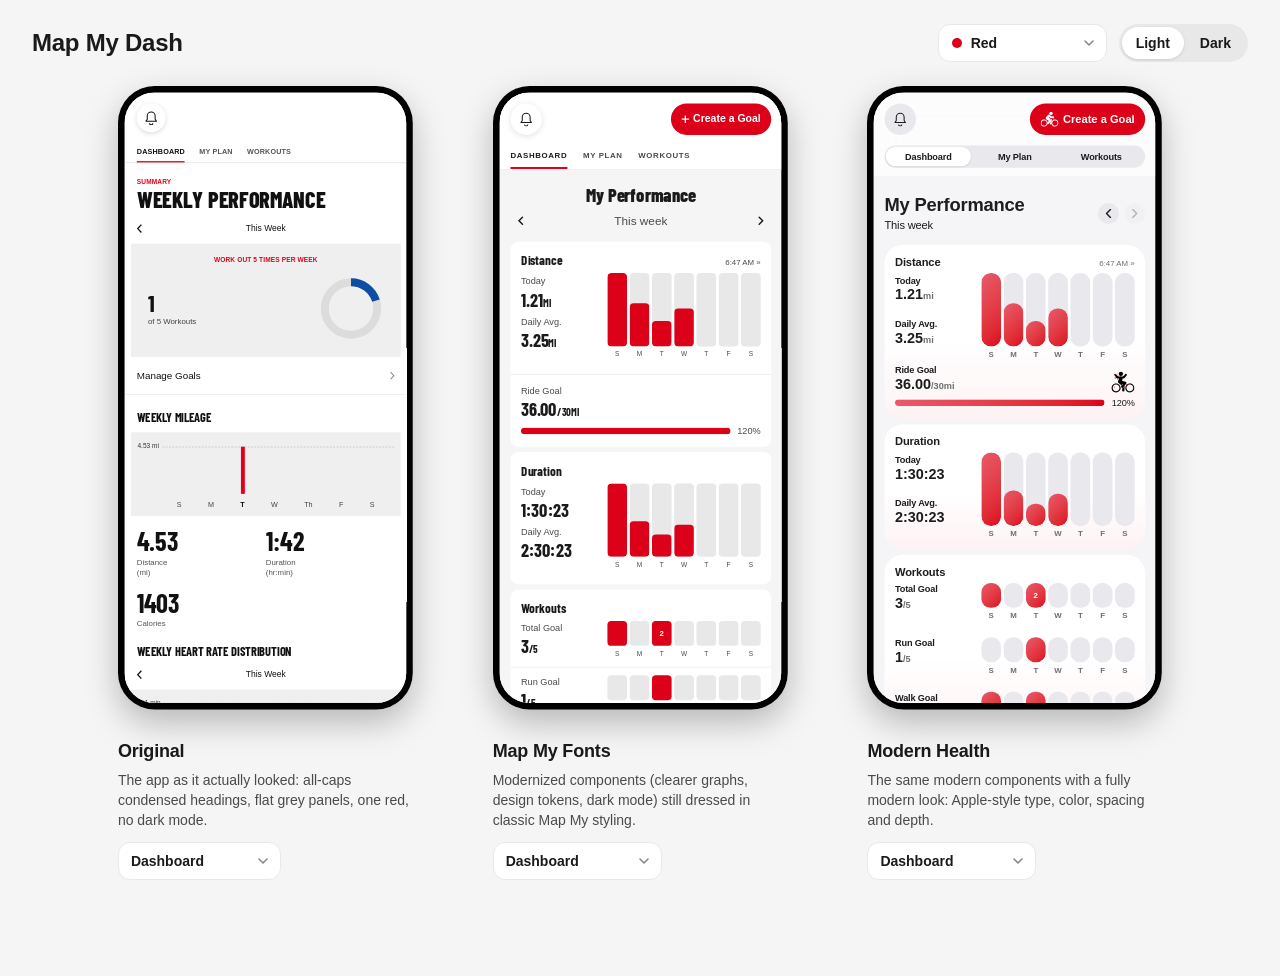
<file: index.html>
<!doctype html>
<html lang="en">
<head>
<meta charset="utf-8">
<meta name="viewport" content="width=device-width, initial-scale=1">
<title>Map My Dash Compare</title>
<link rel="stylesheet" href="tokens.css">
<link rel="stylesheet" href="compare.css">
</head>
<body data-set="all">
<header>
  <h1>Map My Dash</h1>
  <div class="controls">
    <label class="pick"><i id="flavor-dot"></i><select id="flavor" aria-label="Map My flavor"></select></label>
    <div class="seg" id="scheme" role="radiogroup" aria-label="Appearance"></div>
  </div>
</header>
<main class="stage" id="stage"></main>
<script src="compare.js"></script>
</body>
</html>
</file>
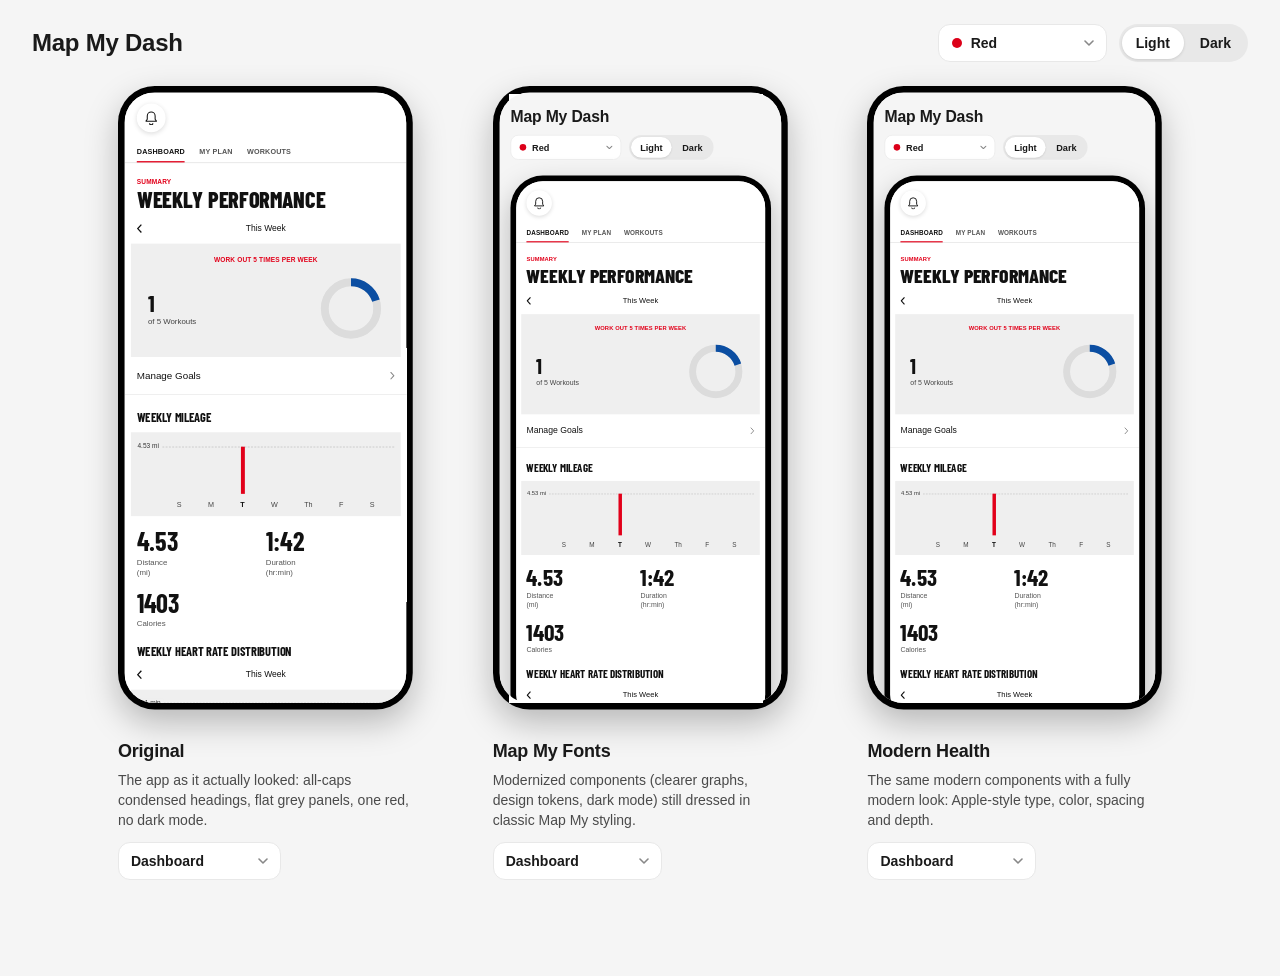
<file: compare.html>
<!doctype html>
<html lang="en">
<head>
<meta charset="utf-8">
<meta name="viewport" content="width=device-width, initial-scale=1">
<title>Map My Dash Compare</title>
<link rel="stylesheet" href="tokens.css">
<style>
  * { box-sizing: border-box; margin: 0; padding: 0; }
  body {
    font: var(--type-base);
    color: var(--foreground);
    background: var(--background);
    -webkit-font-smoothing: antialiased;
    min-height: 100vh;
  }
  header {
    display: flex;
    justify-content: space-between;
    align-items: center;
    gap: 16px;
    padding: 24px 32px 0;
  }
  header h1 { font: 700 var(--type-2xl); letter-spacing: -.01em; }
  .controls { display: flex; align-items: center; gap: 12px; }

  /* Flavor dropdown, with the current flavor's color as a dot */
  .pick { position: relative; display: flex; align-items: center; }
  .pick i { position: absolute; left: 14px; width: 10px; height: 10px; border-radius: 50%; background: var(--dot); pointer-events: none; }
  .controls select, .slot select {
    font: 600 var(--type-sm);
    color: var(--card-foreground);
    background: var(--card);
    border: 1px solid var(--border);
    border-radius: var(--radius);
    padding: 8px 30px 8px 12px;
    appearance: none;
    -webkit-appearance: none;
    background-image: url("data:image/svg+xml,%3Csvg xmlns='http://www.w3.org/2000/svg' width='10' height='6' viewBox='0 0 10 6'%3E%3Cpath d='m1 1 4 4 4-4' fill='none' stroke='%23888' stroke-width='1.6' stroke-linecap='round' stroke-linejoin='round'/%3E%3C/svg%3E");
    background-repeat: no-repeat;
    background-position: right 12px center;
    cursor: pointer;
  }
  .pick select { padding-left: 32px; }

  /* Light / dark segmented control */
  .seg { display: flex; gap: 2px; padding: 3px; background: var(--secondary); border-radius: 999px; }
  .seg button {
    border: 0;
    background: none;
    color: var(--foreground);
    font: 600 var(--type-sm);
    padding: 6px 14px;
    border-radius: 999px;
    cursor: pointer;
  }
  .seg button[aria-checked="true"] { background: var(--card); box-shadow: 0 1px 3px rgba(0,0,0,.12); }
  .seg button:focus-visible, .controls select:focus-visible { outline: 2px solid var(--accent); outline-offset: 2px; }

  :root { --phone-gap: 80px; }
  .stage {
    display: flex;
    justify-content: center;
    align-items: flex-start;
    flex-wrap: wrap;
    gap: var(--phone-gap);
    /* Bottom room so the phone shadows aren't cut off at the end of the page */
    padding: 24px 16px 96px;
  }
  .slot { display: flex; flex-direction: column; align-items: center; gap: 28px; }
  /* Name, screen picker and description sit under each phone */
  .slot-meta { width: calc(450px * var(--s, 1)); }
  .slot h2 { font: 600 var(--type-lg); letter-spacing: -.01em; white-space: nowrap; }
  .slot p { font: var(--type-sm); color: var(--muted-foreground); margin-top: 6px; }
  .slot-meta select { margin-top: 12px; }
  /* Phone frame is laid out at device size, then scaled to fit */
  .device {
    width: calc(450px * var(--s, 1));
    height: calc(952px * var(--s, 1));
  }
  .bezel {
    width: 450px;
    height: 952px;
    padding: 10px;
    border-radius: 56px;
    background: var(--n-1000);
    box-shadow: 0 0 0 1px var(--bezel-ring, transparent), 0 20px 50px rgba(0,0,0,.25);
    transform: scale(var(--s, 1));
    transform-origin: top left;
  }
  .bezel iframe {
    display: block;
    width: 430px;
    height: 932px;
    border: 0;
    border-radius: 46px;
    background: var(--background);
  }
  /* Black bezels vanish on the dark page; a thin ring keeps the phone edge visible */
  :root[data-scheme="dark"] { --bezel-ring: var(--n-700); }
  @media (max-width: 640px) {
    header { padding: 20px 16px 0; flex-direction: column; align-items: flex-start; gap: 12px; }
  }
</style>
</head>
<body>
<header>
  <h1>Map My Dash</h1>
  <div class="controls">
    <label class="pick"><i id="flavor-dot"></i><select id="flavor" aria-label="Map My flavor"></select></label>
    <div class="seg" id="scheme" role="radiogroup" aria-label="Appearance"></div>
  </div>
</header>
<main class="stage" id="stage"></main>

<script>
  (() => {
    // Only these files can load in a frame; anything else in the URL is ignored
    const SCREENS = [
      ['index', 'Dashboard'],
      ['goal-type', 'Goal 1 · Type'],
      ['goal-measure', 'Goal 2 · Measure'],
      ['goal-steps', 'Goal 3 · Step goal'],
      ['goal-start', 'Goal 4 · Start week'],
    ];
    // The original phone shows screenshots of the app as it actually looked
    const CURRENT_SCREENS = [
      ['dashboard', 'Dashboard'],
      ['goals-intro', 'Goals intro'],
      ['create-goal', 'Create goal'],
      ['weekly-goals', "This week's goals"],
    ];
    // One phone per approach; theme names must match theme.js. The original is static screenshots.
    const STYLES = [
      { original: true, screens: CURRENT_SCREENS, name: 'Original', about: 'The app as it actually looked: all-caps condensed headings, flat grey panels, one red, no dark mode.' },
      { theme: 'mapmy', name: 'Map My Fonts', about: 'Modernized components (clearer graphs, design tokens, dark mode) still dressed in classic Map My styling.' },
      { theme: 'health', name: 'Modern Health', about: 'The same modern components with a fully modern look: Apple-style type, color, spacing and depth.' },
    ];
    // Map My flavors from the Figma "Themes" table; ids must match theme.js, colors match tokens.css
    const FLAVORS = [
      { id: 'run', name: 'Map My Run', color: '#019DEA' },
      { id: 'fitness', name: 'Map My Fitness', color: '#0D4C8B' },
      { id: 'ride', name: 'Map My Ride', color: '#FF1700' },
      { id: 'walk', name: 'Map My Walk', color: '#C314B6' },
      { id: 'mvp', name: 'MVP', color: '#FF5900' },
      { id: 'red', name: 'Red', color: '#DC0019' },
    ];
    const SCHEMES = [['light', 'Light'], ['dark', 'Dark']];

    // URL state: #flavor=run&scheme=dark&screens=index,goal-type
    const params = new URLSearchParams(location.hash.slice(1));
    let flavor = FLAVORS.find((f) => f.id === params.get('flavor')) || FLAVORS.find((f) => f.id === 'red');
    let scheme = SCHEMES.some(([id]) => id === params.get('scheme')) ? params.get('scheme') : 'light';
    const screensFor = (i) => STYLES[i].screens || SCREENS;
    const allowedFor = (i) => new Set(screensFor(i).map(([id]) => id));
    const fromHash = (params.get('screens') || '').split(',');
    // Each phone starts on its dashboard unless the URL names an allowed screen for that phone
    const picks = STYLES.map((_, i) => (allowedFor(i).has(fromHash[i]) ? fromHash[i] : screensFor(i)[0][0]));

    const srcFor = (id, i) => {
      if (STYLES[i].original) return `original.html?screen=${id}`;
      const q = new URLSearchParams({ flavor: flavor.id, scheme, theme: STYLES[i].theme });
      return `${id}.html?${q}`;
    };
    const frames = [];
    const reloadFrames = () => frames.forEach((frame, i) => { frame.src = srcFor(picks[i], i); });
    const save = () => {
      const q = new URLSearchParams({ flavor: flavor.id, scheme, screens: picks.join(',') });
      history.replaceState(null, '', `#${q.toString().replace(/%2C/g, ',')}`);
    };

    // Flavor dropdown
    const flavorSelect = document.getElementById('flavor');
    const flavorDot = document.getElementById('flavor-dot');
    for (const f of FLAVORS) {
      const opt = document.createElement('option');
      opt.value = f.id;
      opt.textContent = f.name;
      flavorSelect.append(opt);
    }
    flavorSelect.value = flavor.id;
    flavorDot.style.setProperty('--dot', flavor.color);
    flavorSelect.addEventListener('change', () => {
      const next = FLAVORS.find((f) => f.id === flavorSelect.value);
      if (!next) return;
      flavor = next;
      flavorDot.style.setProperty('--dot', flavor.color);
      reloadFrames();
      save();
    });

    // Light / dark: applies to this page and every phone
    const schemeGroup = document.getElementById('scheme');
    document.documentElement.dataset.scheme = scheme;
    const schemeButtons = SCHEMES.map(([id, label]) => {
      const btn = document.createElement('button');
      btn.type = 'button';
      btn.setAttribute('role', 'radio');
      btn.textContent = label;
      btn.setAttribute('aria-checked', String(id === scheme));
      btn.addEventListener('click', () => {
        scheme = id;
        document.documentElement.dataset.scheme = scheme;
        schemeButtons.forEach((b, j) => b.setAttribute('aria-checked', String(SCHEMES[j][0] === scheme)));
        reloadFrames();
        save();
      });
      schemeGroup.append(btn);
      return btn;
    });

    const stage = document.getElementById('stage');
    picks.forEach((id, i) => {
      const slot = document.createElement('section');
      slot.className = 'slot';

      const heading = document.createElement('h2');
      heading.textContent = STYLES[i].name;
      const about = document.createElement('p');
      about.textContent = STYLES[i].about;

      const select = document.createElement('select');
      select.setAttribute('aria-label', `${STYLES[i].name} screen`);
      for (const [value, label] of screensFor(i)) {
        const opt = document.createElement('option');
        opt.value = value;
        opt.textContent = label;
        select.append(opt);
      }
      select.value = id;

      const device = document.createElement('div');
      device.className = 'device';
      const bezel = document.createElement('div');
      bezel.className = 'bezel';
      const frame = document.createElement('iframe');
      frame.title = STYLES[i].name;
      frame.src = srcFor(id, i);
      frames.push(frame);
      bezel.append(frame);
      device.append(bezel);

      select.addEventListener('change', () => {
        if (!allowedFor(i).has(select.value)) return;
        picks[i] = select.value;
        frame.src = srcFor(select.value, i);
        save();
      });

      const meta = document.createElement('div');
      meta.className = 'slot-meta';
      meta.append(heading, about, select);
      slot.append(device, meta);
      stage.append(slot);
    });

    // Fit all phones across on desktop (one per row on narrow screens),
    // leaving room under them for the name and description
    const META_ROOM = 190;
    const fit = () => {
      const cols = window.innerWidth >= 1000 ? STYLES.length : 1;
      const top = document.querySelector('.device').getBoundingClientRect().top + window.scrollY;
      const gap = parseFloat(getComputedStyle(document.documentElement).getPropertyValue('--phone-gap'));
      const byWidth = (window.innerWidth - 32 - gap * (cols - 1)) / (450 * cols);
      const byHeight = (window.innerHeight - top - META_ROOM) / 952;
      const s = Math.max(0.3, Math.min(1, byWidth, cols > 1 ? byHeight : 1));
      document.documentElement.style.setProperty('--s', s.toFixed(3));
    };
    window.addEventListener('resize', fit);
    fit();
  })();
</script>
</body>
</html>
</file>
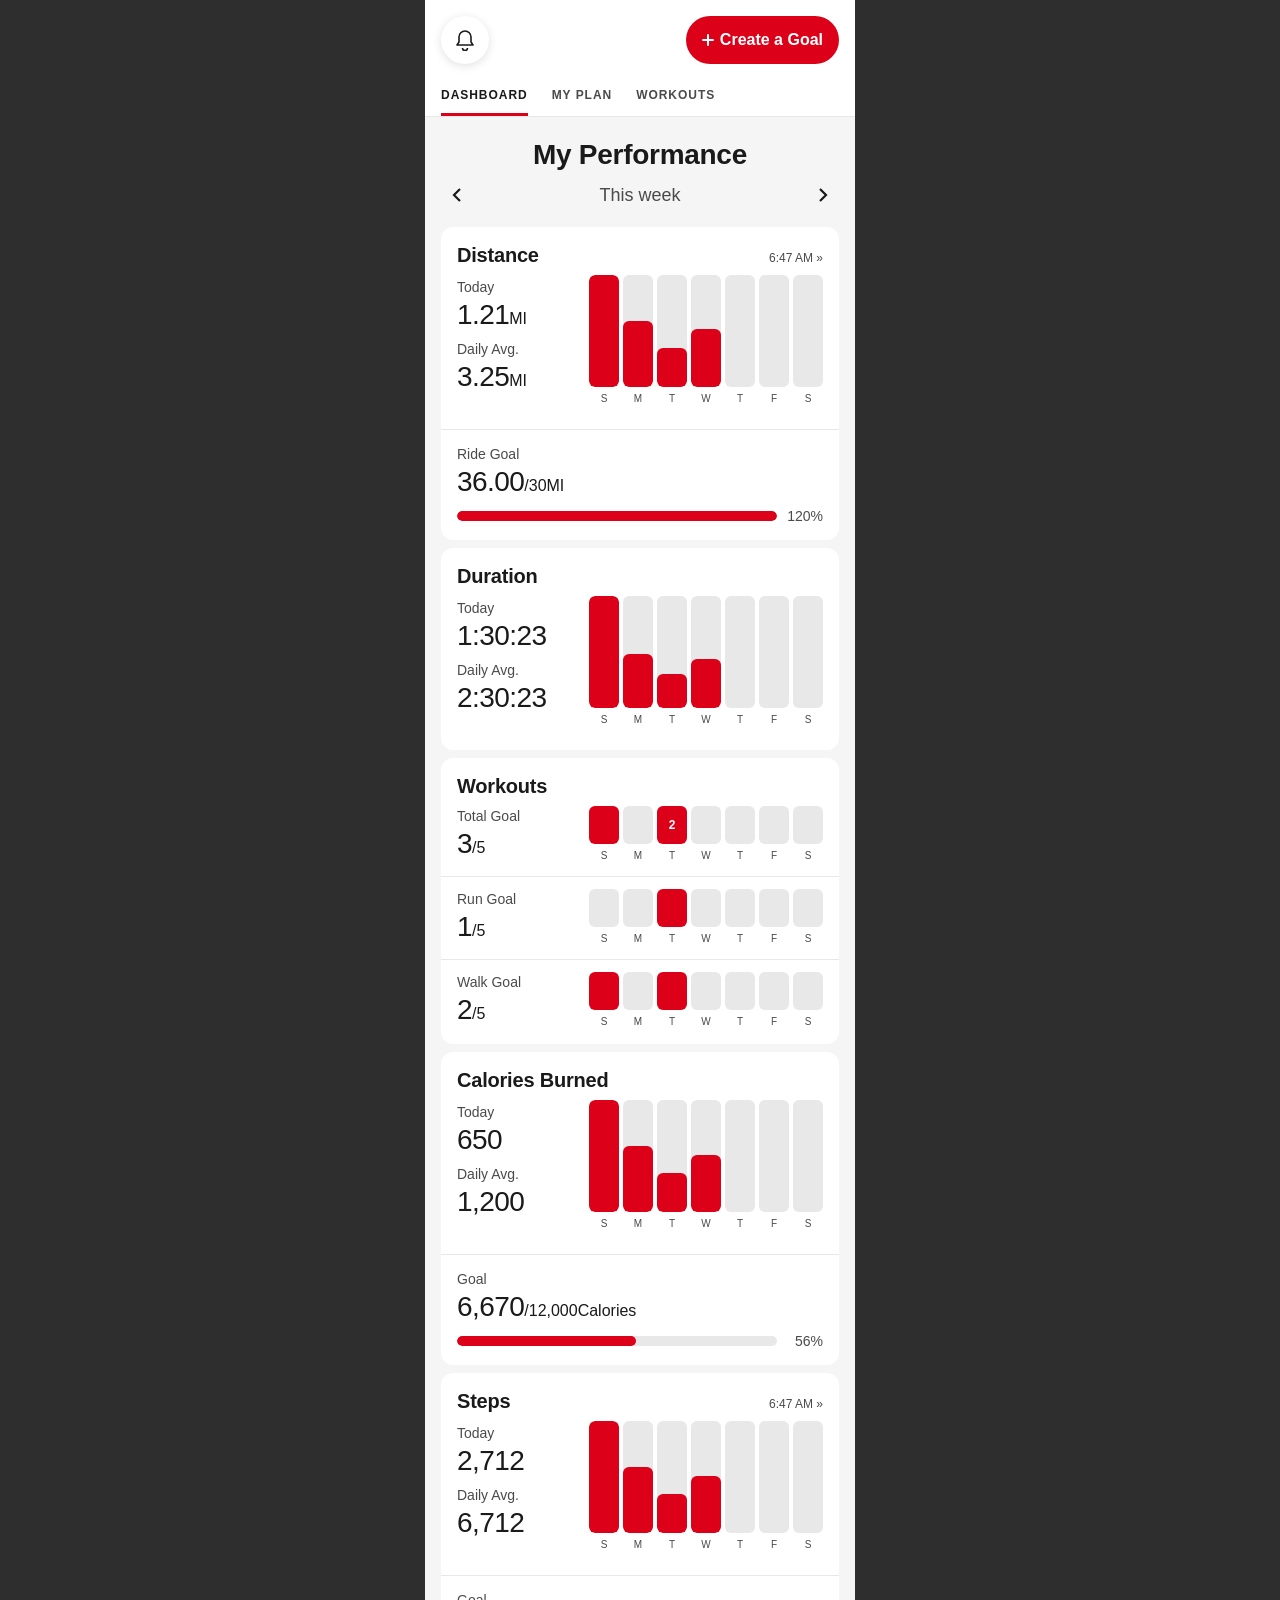
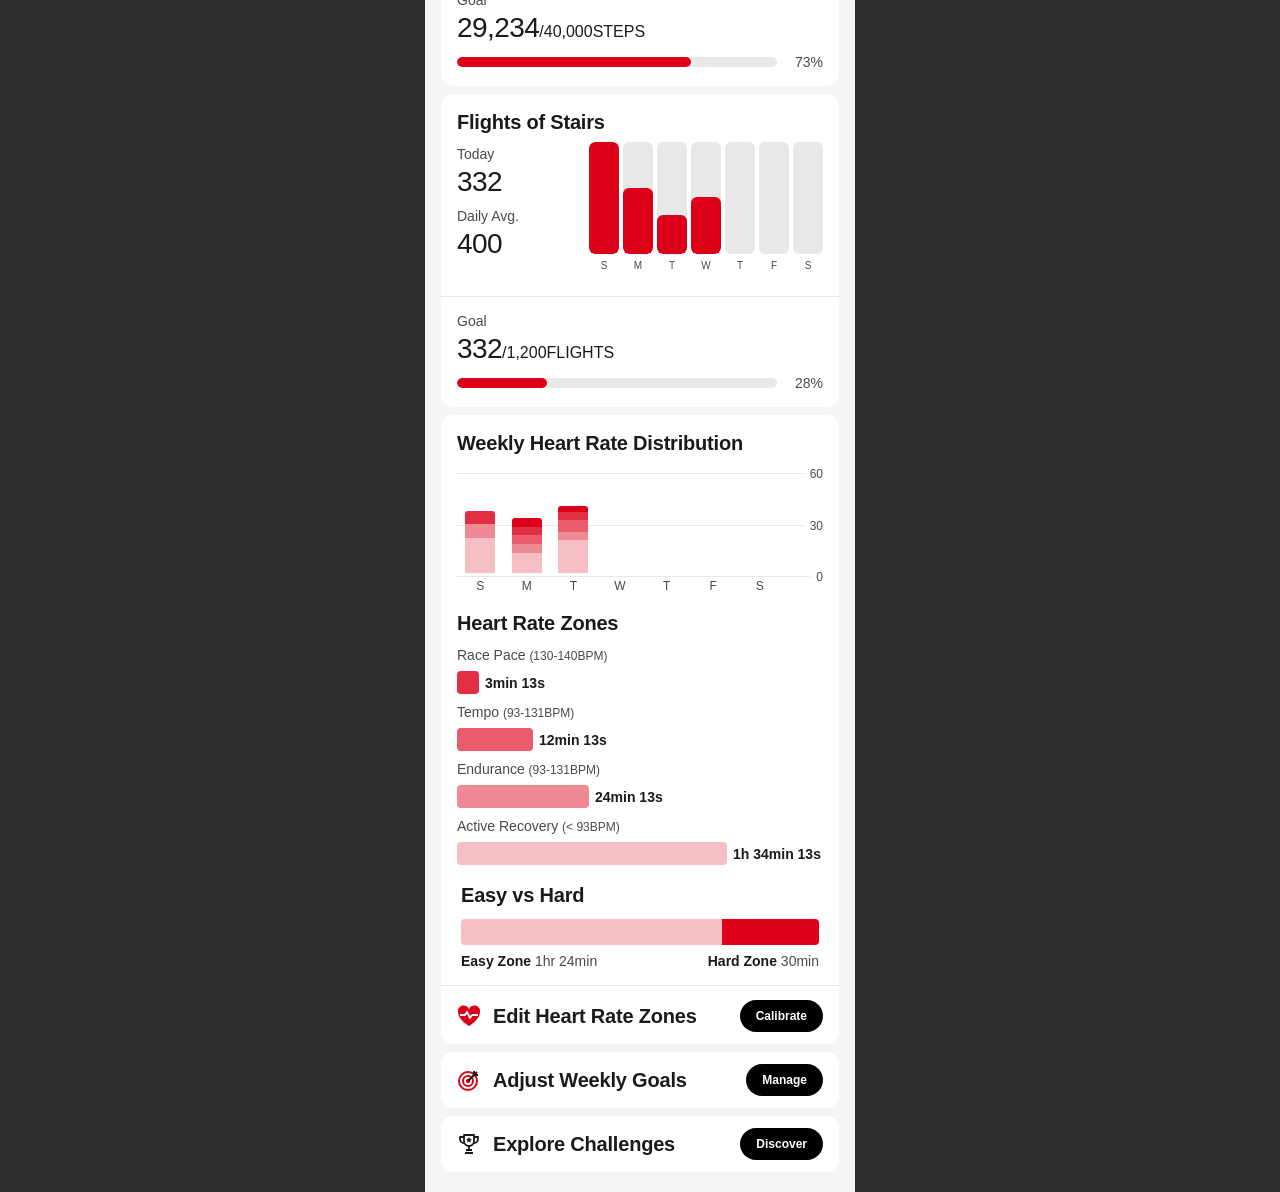
<file: dashboard.html>
<!doctype html>
<html lang="en">
<head>
<meta charset="utf-8">
<meta name="viewport" content="width=device-width, initial-scale=1, viewport-fit=cover">
<title>My Performance</title>
<link rel="stylesheet" href="tokens.css">
<script src="theme.js"></script>
<style>
  * { box-sizing: border-box; margin: 0; padding: 0; }
  html { -webkit-text-size-adjust: 100%; }
  body {
    font: var(--type-base);
    color: var(--foreground);
    background: var(--n-800);
    -webkit-font-smoothing: antialiased;
    -moz-osx-font-smoothing: grayscale;
    text-rendering: optimizeLegibility;
  }
  .phone {
    max-width: 430px;
    margin: 0 auto;
    min-height: 100vh;
    background: var(--background);
  }

  /* Header */
  .top {
    background: var(--card);
    padding: 16px 16px 0;
    border-bottom: 1px solid var(--border);
    position: sticky;
    top: 0;
    z-index: 2;
  }
  .top-row { display: flex; justify-content: space-between; align-items: center; }
  .icon-btn, .pill-btn {
    border: 0;
    background: var(--card);
    box-shadow: 0 2px 10px rgba(0,0,0,.12);
    color: var(--foreground);
    font: inherit;
    cursor: pointer;
  }
  .icon-btn { width: 48px; height: 48px; border-radius: 50%; display: grid; place-items: center; }
  .pill-btn { height: 48px; padding: 0 16px; border-radius: 24px; font: 500 var(--type-base); display: inline-flex; align-items: center; text-decoration: none; }
  .tabs { display: flex; gap: 24px; margin-top: 22px; }
  .tab {
    font: 700 var(--type-xs);
    letter-spacing: .08em;
    text-transform: uppercase;
    color: var(--muted-foreground);
    padding-bottom: 9px;
    border-bottom: 3px solid transparent;
    text-decoration: none;
  }
  .tab.active { color: var(--foreground); border-color: var(--accent); }

  /* Page title */
  /* Base (Figma): centered title, arrows either side of "This week" */
  .hero {
    display: grid;
    grid-template-columns: auto 1fr auto;
    align-items: center;
    row-gap: 6px;
    padding: 20px 16px 16px;
    text-align: center;
  }
  .hero-text, .title-row, .week { display: contents; }
  .hero h1 { grid-column: 1 / -1; font: 700 var(--type-3xl); letter-spacing: -.01em; }
  .week-label { grid-row: 2; grid-column: 2; font: var(--type-lg); color: var(--muted-foreground); }
  .week button:first-child { grid-row: 2; grid-column: 1; }
  .week button:last-child { grid-row: 2; grid-column: 3; }
  .week svg { stroke-linecap: var(--chevron-cap, butt); stroke-linejoin: var(--chevron-join, miter); }
  .figure { display: none; }

  /* Modern Health: left-aligned title with the flavor's figure inline, arrows on the right */
  :root[data-theme="health"] .hero { display: flex; align-items: center; gap: 12px; padding: 28px 16px 20px; text-align: left; }
  :root[data-theme="health"] .week-label { display: block; margin-top: 4px; }
  :root[data-theme="health"] .hero-text { display: block; flex: 1; min-width: 0; }
  :root[data-theme="health"] .title-row { display: flex; align-items: center; gap: 8px; }
  :root[data-theme="health"] .week { display: flex; gap: 8px; }
  :root[data-theme="health"] .week button:disabled { opacity: .3; cursor: default; }

  /* First goal follows the flavor's primary activity; red keeps the Figma "Ride Goal" */
  .goal-head { display: flex; justify-content: space-between; align-items: flex-end; gap: 12px; }
  .goal-name { display: none; }
  .goal-name.ride { display: inline; }
  :root:is([data-flavor="run"], [data-flavor="mvp"], [data-flavor="walk"], [data-flavor="fitness"]) .goal-name.ride { display: none; }
  :root:is([data-flavor="run"], [data-flavor="mvp"]) .goal-name.run { display: inline; }
  :root[data-flavor="walk"] .goal-name.walk { display: inline; }
  :root[data-flavor="fitness"] .goal-name.distance { display: inline; }

  /* Modern Health, or the scoped version: the flavor's figures (runner covers flavors without their own).
     The moving figure in Create a Goal is a luminance mask of the white-on-black file, so it's smooth,
     boxless and takes the button's text color. */
  .figure {
    height: 24px;
    aspect-ratio: var(--ar);
    background: currentColor;
    mask: var(--src) center / contain no-repeat;
    mask-mode: luminance;
  }
  .figure.run { --ar: 85 / 97; --src: url(assets/figures/run.dark.svg); }
  .figure.cycle { --ar: 91 / 78; --src: url(assets/figures/cycle.dark.svg); }
  .figure.walk { --ar: 54 / 98; --src: url(assets/figures/walk.dark.svg); }

  /* The exceeded goal gets the celebration figure. It keeps its colored confetti, so it's an image:
     multiply drops the white backdrop in light, screen drops the black one in dark. */
  .celebrate { display: none; height: 44px; }
  .celebrate img { display: block; height: 100%; width: auto; }
  .celebrate .on-light { mix-blend-mode: multiply; }
  .celebrate .on-dark { display: none; mix-blend-mode: screen; }
  @media (prefers-color-scheme: dark) {
    :root:not([data-scheme="light"]) .celebrate .on-light { display: none; }
    :root:not([data-scheme="light"]) .celebrate .on-dark { display: block; }
  }
  :root[data-scheme="dark"] .celebrate .on-light { display: none; }
  :root[data-scheme="dark"] .celebrate .on-dark { display: block; }

  :root:is([data-theme="health"], [data-version="scoped"]) .pill-btn .plus { display: none; }
  :root:is([data-theme="health"], [data-version="scoped"]) .pill-btn .figure.cycle { display: block; }
  :root:is([data-theme="health"], [data-version="scoped"]):is([data-flavor="run"], [data-flavor="mvp"], [data-flavor="fitness"], [data-flavor="walk"]) .pill-btn .figure.cycle { display: none; }
  :root:is([data-theme="health"], [data-version="scoped"]):is([data-flavor="run"], [data-flavor="mvp"], [data-flavor="fitness"]) .pill-btn .figure.run { display: block; }
  :root:is([data-theme="health"], [data-version="scoped"])[data-flavor="walk"] .pill-btn .figure.walk { display: block; }
  /* One celebration per flavor, with confetti recolored to that flavor's accent; red is the default */
  :root:is([data-theme="health"], [data-version="scoped"]):not([data-flavor]) .celebrate.f-red,
  :root:is([data-theme="health"], [data-version="scoped"])[data-flavor="red"] .celebrate.f-red,
  :root:is([data-theme="health"], [data-version="scoped"])[data-flavor="run"] .celebrate.f-run,
  :root:is([data-theme="health"], [data-version="scoped"])[data-flavor="fitness"] .celebrate.f-fitness,
  :root:is([data-theme="health"], [data-version="scoped"])[data-flavor="mvp"] .celebrate.f-mvp,
  :root:is([data-theme="health"], [data-version="scoped"])[data-flavor="ride"] .celebrate.f-ride,
  :root:is([data-theme="health"], [data-version="scoped"])[data-flavor="walk"] .celebrate.f-walk { display: block; }

  /* Exceeded goal: the full bar gets a moving sheen (Modern Health and the scoped version; off with reduced motion) */
  .track.done i { position: relative; overflow: hidden; }
  :root:is([data-theme="health"], [data-version="scoped"]) .track.done i::after {
    content: "";
    position: absolute;
    inset: 0;
    background: linear-gradient(100deg, transparent 20%, rgba(255, 255, 255, .6) 50%, transparent 80%);
    transform: translateX(-100%);
    animation: shimmer 1.8s ease-in-out infinite;
  }
  @keyframes shimmer { to { transform: translateX(100%); } }
  @media (prefers-reduced-motion: reduce) {
    :root:is([data-theme="health"], [data-version="scoped"]) .track.done i::after { display: none; }
  }

  .week button {
    width: 32px;
    height: 32px;
    border: 0;
    border-radius: 50%;
    display: grid;
    place-items: center;
    cursor: pointer;
    background: var(--nav-btn-bg, none);
    color: var(--foreground);
  }

  /* Cards */
  .cards { padding: 0 16px 20px; display: flex; flex-direction: column; gap: 8px; }
  .card { background: var(--card); color: var(--card-foreground); border-radius: var(--radius); overflow: hidden; }
  .sec { padding: var(--card-pad, 14px) var(--card-pad, 16px); }
  .sec + .sec { border-top: 1px solid var(--border); }
  .card-head { display: flex; justify-content: space-between; align-items: baseline; }
  .card-title { font: 600 var(--type-xl); letter-spacing: -.01em; }
  .stamp { font: var(--type-xs); color: var(--muted-foreground); }

  .split { display: flex; justify-content: space-between; align-items: stretch; gap: 12px; margin-top: 6px; }
  /* Today sits at the top of the bars and Daily Avg. at their base, so the stats fill the card */
  .stats { display: flex; flex-direction: column; justify-content: space-between; gap: 6px; padding: 2px 0 20px; }
  .label { font: var(--type-sm); color: var(--muted-foreground); }
  .value { font: 500 var(--type-value, var(--type-3xl)); letter-spacing: -.02em; }
  .value small { font: 500 var(--type-base); text-transform: var(--unit-case, uppercase); color: var(--unit-color, inherit); letter-spacing: 0; }

  /* Weekly bar chart */
  .bars { display: grid; grid-template-columns: repeat(7, 30px); column-gap: 4px; }
  .bar {
    height: 112px;
    background: var(--secondary);
    border-radius: calc(var(--radius) / 2);
    display: flex;
    align-items: flex-end;
    overflow: hidden;
  }
  .bar i { display: block; width: 100%; height: var(--h, 0%); background: var(--chart-1); border-radius: calc(var(--radius) / 2); }
  .days { display: grid; grid-template-columns: repeat(7, 30px); column-gap: 4px; margin-top: 4px; }
  .days span { font: var(--type-2xs); font-weight: var(--weight-days, 400); color: var(--muted-foreground); text-align: center; }
  :root[data-version="scoped"] .days span { font: var(--type-xs); font-weight: var(--weight-days, 400); }

  /* Workout day blocks */
  .blocks .bar { height: 38px; }
  .blocks .bar.on { background: var(--chart-1); color: var(--accent-foreground); font: 600 var(--type-xs); justify-content: center; align-items: center; }

  /* Goal progress */
  .progress { display: flex; align-items: center; gap: 8px; margin-top: 6px; }
  .track { flex: 1; height: 10px; background: var(--secondary); border-radius: 5px; overflow: hidden; }
  .track i { display: block; height: 100%; width: var(--p); background: var(--accent); border-radius: 5px; }
  .progress span { font: var(--type-sm); color: var(--muted-foreground); min-width: 38px; text-align: right; }

  /* Heart rate distribution */
  .hr-chart { position: relative; margin-top: 16px; padding-right: 40px; }
  .hr-grid { position: absolute; inset: 0 0 18px 0; display: flex; flex-direction: column; justify-content: space-between; }
  .hr-grid div { border-top: 1px solid var(--border); position: relative; }
  .hr-grid div span { position: absolute; right: 0; top: -9px; font: var(--type-xs); color: var(--muted-foreground); background: var(--card); padding-left: 6px; }
  .hr-cols { position: relative; display: grid; grid-template-columns: repeat(7, 1fr); height: 100px; align-items: end; }
  .hr-col { justify-self: center; width: 30px; display: flex; flex-direction: column; border-radius: 3px 3px 0 0; overflow: hidden; }
  .hr-col i { display: block; }
  .hr-days { display: grid; grid-template-columns: repeat(7, 1fr); margin-top: 4px; }
  .hr-days span { font: var(--type-xs); color: var(--muted-foreground); text-align: center; }

  /* Modern Health heart rate: workout line with a value gradient (high = full accent).
     Map My keeps the weekly distribution bars. */
  .hr-line, .hr-line-head { display: none; }
  :root[data-theme="health"] .hr-dist { display: none; }
  :root[data-theme="health"] .hr-line { display: block; margin-top: 8px; }
  :root[data-theme="health"] .hr-line-head { display: flex; align-items: center; }
  .hr-plot { position: relative; height: 170px; margin: 12px 0 8px; }
  /* Plot and minute ticks stop short of the right edge; the BPM labels sit in that gutter */
  .hr-plot svg { display: block; width: calc(100% - 32px); height: 100%; overflow: visible; }
  .hr-grid-lines line { stroke: var(--border); stroke-width: 1; }
  .hr-path { fill: none; stroke: url(#hr-grad); stroke-width: 3.5; stroke-linecap: round; stroke-linejoin: round; }
  .hr-pill {
    position: absolute;
    right: 0;
    transform: translateY(-50%);
    font: var(--type-xs);
    text-align: right;
    color: var(--muted-foreground);
  }
  .hr-x { position: relative; height: 18px; margin-right: 32px; }
  .hr-x span { position: absolute; transform: translateX(-50%); font: var(--type-xs); color: var(--muted-foreground); }
  .hr-x span:first-child { transform: none; }
  .zones { margin-top: 14px; }
  .zones h3, .easy h3 { font: 600 var(--type-xl); letter-spacing: -.01em; }
  .zone { margin-top: 8px; }
  .zone .label small { font: var(--type-xs); }
  .zone-row { display: flex; align-items: center; gap: 6px; margin-top: 6px; }
  .zone-row i { height: 23px; border-radius: var(--bar-radius, 4px); width: var(--w); }
  .zone-row b { font: 600 var(--type-sm); white-space: nowrap; }

  .easy { margin-top: 16px; padding: 0 4px; }
  .easy-bar { display: flex; height: 26px; border-radius: var(--bar-radius, 4px); overflow: hidden; margin-top: 10px; }
  .easy-bar i:first-child { flex: 73; background: var(--chart-5); }
  .easy-bar i:last-child { flex: 27; background: var(--accent); }
  .easy-legend { display: flex; justify-content: space-between; margin-top: 6px; font: var(--type-sm); color: var(--muted-foreground); }
  .easy-legend b { color: var(--card-foreground); }

  /* Action rows */
  .action { display: flex; align-items: center; gap: 12px; padding: 12px var(--card-pad, 16px); }
  .action h4 { flex: 1; font: 600 var(--type-xl); letter-spacing: -.01em; }
  .dark-btn {
    border: 0;
    background: var(--primary);
    color: var(--primary-foreground);
    font: 700 var(--type-xs);
    height: 32px;
    padding: 0 16px;
    border-radius: 16px;
    cursor: pointer;
    display: inline-flex;
    align-items: center;
    text-decoration: none;
  }
  .action svg { flex: none; }
  /* Scoped version: the row's action is grey text with a chevron instead of a dark pill,
     and the whole row is the tap target */
  :root[data-version="scoped"] .action { position: relative; }
  :root[data-version="scoped"] .dark-btn {
    height: auto;
    padding: 0;
    gap: 10px;
    background: none;
    color: var(--muted-foreground);
    font: var(--type-base);
    letter-spacing: var(--tracking-text, normal);
  }
  :root[data-version="scoped"] .dark-btn::before { content: ""; position: absolute; inset: 0; }
  :root[data-version="scoped"] .dark-btn::after {
    content: "";
    width: 8px;
    height: 14px;
    background: currentColor;
    mask: url("data:image/svg+xml,%3Csvg xmlns='http://www.w3.org/2000/svg' width='8' height='14' viewBox='0 0 8 14'%3E%3Cpath d='M1.5 1.5 6.5 7l-5 5.5' fill='none' stroke='%23000' stroke-width='2' stroke-linecap='round' stroke-linejoin='round'/%3E%3C/svg%3E") center / contain no-repeat;
  }
  /* Modern Health joins sections with no gap; the action row under Easy vs Hard needs room */
  :root[data-theme="health"] .sec + .sec.action { padding-top: 20px; }

  @media (max-width: 380px) {
    .bars, .days { grid-template-columns: repeat(7, 24px); }
    .value { font: 500 var(--type-2xl); }
  }

  /* Flavor hooks: tokens a theme can set; the fallbacks keep the base look */
  .top {
    background: var(--header-bg, var(--card));
    -webkit-backdrop-filter: var(--header-blur, none);
    backdrop-filter: var(--header-blur, none);
    border-bottom-color: var(--divider, var(--border));
  }
  .icon-btn, .pill-btn { background: var(--control-bg, var(--card)); box-shadow: var(--control-shadow, 0 2px 10px rgba(0,0,0,.12)); }
  /* Primary action: filled with the flavor accent so it reads as the main CTA */
  .pill-btn { background: var(--accent); color: var(--accent-foreground); box-shadow: none; font-weight: 600; gap: 6px; }
  .card { background: var(--card-fill, var(--card)); }
  .sec + .sec { border-top-color: var(--divider, var(--border)); }
  .sec + .sec { padding-top: var(--sec-join, var(--card-pad, 14px)); }
  .sec:has(+ .sec) { padding-bottom: var(--sec-join-above, var(--card-pad, 14px)); }

  /* Section order per Map My flavor (spec: default order with no goals set).
     Red is the Figma reference and keeps its original order. Heart rate is MVP only. */
  .card[data-section="distance"] { order: var(--order-distance, 0); }
  .card[data-section="duration"] { order: var(--order-duration, 0); }
  .card[data-section="workouts"] { order: var(--order-workouts, 0); }
  .card[data-section="calories"] { order: var(--order-calories, 0); }
  .card[data-section="steps"] { order: var(--order-steps, 0); }
  .card[data-section="stairs"] { order: var(--order-stairs, 0); }
  .card[data-section="heart"] { order: var(--order-heart, 0); display: var(--show-heart, block); }
  .card[data-section="actions"] { order: 99; }
  :root[data-flavor="run"], :root[data-flavor="ride"], :root[data-flavor="mvp"] {
    --order-distance: 1; --order-duration: 2; --order-workouts: 3; --order-calories: 4;
    --order-steps: 5; --order-stairs: 6; --order-heart: 7;
  }
  :root[data-flavor="fitness"] {
    --order-workouts: 1; --order-duration: 2; --order-calories: 3; --order-distance: 4;
    --order-steps: 5; --order-stairs: 6; --order-heart: 7;
  }
  :root[data-flavor="walk"] {
    --order-steps: 1; --order-stairs: 2; --order-distance: 3; --order-duration: 4;
    --order-workouts: 5; --order-calories: 6; --order-heart: 7;
  }
  :root[data-flavor="run"], :root[data-flavor="ride"], :root[data-flavor="fitness"], :root[data-flavor="walk"] { --show-heart: none; }
  .label, .week-label, .progress span, .easy-legend { color: var(--label-color, var(--muted-foreground)); }
  .value small { font: 500 var(--type-unit, var(--type-base)); }
  .bar i, .blocks .bar.on { background: var(--fill-chart, var(--chart-1)); }
  .track i { background: var(--fill-progress, var(--accent)); }

  /* Modern Health: segmented control in place of underlined caps tabs */
  :root[data-theme="health"] .tabs { gap: 2px; padding: 2px; margin: 16px 0 12px; background: var(--secondary); border-radius: 999px; }
  :root[data-theme="health"] .tab {
    flex: 1;
    text-align: center;
    padding: 6px 0;
    border: 0;
    border-radius: 999px;
    font: 600 var(--type-sm);
    text-transform: none;
    letter-spacing: var(--tracking-text, normal);
    color: var(--card-foreground);
  }
  :root[data-theme="health"] .tab.active { background: var(--segment-active); box-shadow: 0 1px 3px rgba(0,0,0,.12); }

  /* Title and number faces come from the active theme (see tokens.css) */
  .hero h1, .card-title, .zones h3, .easy h3, .action h4 {
    font-family: var(--font-title, var(--font));
    font-weight: var(--weight-title, 600);
    letter-spacing: var(--tracking-title, -.01em);
  }
  .hero h1 { font-weight: var(--weight-heading, var(--weight-title, 700)); }
  /* Scoped version: the headline is SF Pro Bold at the top of the type scale (28px); card titles stay condensed and larger. */
  /* Tracking from apple.com's 28px SF Pro Display headline: 28/32 at +0.007em */
  :root[data-version="scoped"] .hero h1 { font: 700 28px/32px var(--font); letter-spacing: .007em; font-kerning: normal; }
  :root[data-version="scoped"] :is(.card-title, .zones h3, .easy h3) { font-size: 24px; line-height: 28px; letter-spacing: .01em; font-kerning: normal; }
  /* With the taller titles the time stamp pins to the card's top right instead of the title baseline */
  :root[data-version="scoped"] .card-head { align-items: flex-start; }
  .value, .value small {
    font-family: var(--font-number, var(--font));
    font-weight: var(--weight-number, 500);
  }
  .value { letter-spacing: var(--tracking-number, -.02em); }
  .value small { font-weight: var(--unit-weight, var(--weight-number, 500)); }
  .label { font-weight: var(--weight-label, 400); }
  .label, .week-label, .progress span, .easy-legend { letter-spacing: var(--tracking-text, normal); }
</style>
</head>
<body>
<div class="phone">

  <header class="top">
    <div class="top-row">
      <button class="icon-btn" aria-label="Notifications">
        <svg width="20" height="22" viewBox="0 0 20 22" fill="none" stroke="currentColor" stroke-width="1.6" stroke-linejoin="round"><path d="M10 2a6 6 0 0 0-6 6v5l-2 3h16l-2-3V8a6 6 0 0 0-6-6z"/><path d="M7.5 19a2.5 2.5 0 0 0 5 0"/></svg>
      </button>
      <a class="pill-btn" href="goal-type.html"><span class="figure cycle" aria-hidden="true"></span><span class="figure run" aria-hidden="true"></span><span class="figure walk" aria-hidden="true"></span><svg class="plus" width="12" height="12" viewBox="0 0 12 12" aria-hidden="true"><path d="M6 1v10M1 6h10" stroke="currentColor" stroke-width="2" stroke-linecap="round"/></svg>Create a Goal</a>
    </div>
    <nav class="tabs">
      <a class="tab active" href="#">Dashboard</a>
      <a class="tab" href="#">My Plan</a>
      <a class="tab" href="#">Workouts</a>
    </nav>
  </header>

  <section class="hero">
    <div class="hero-text">
      <div class="title-row">
        <h1>My Performance</h1>
      </div>
      <span class="week-label">This week</span>
    </div>
    <div class="week">
      <button aria-label="Previous week"><svg width="10" height="14" viewBox="0 0 10 14" fill="none" stroke="currentColor" stroke-width="2.2"><path d="M8 1 2 7l6 6"/></svg></button>
      <button aria-label="Next week" disabled><svg width="10" height="14" viewBox="0 0 10 14" fill="none" stroke="currentColor" stroke-width="2.2"><path d="m2 1 6 6-6 6"/></svg></button>
    </div>
  </section>

  <main class="cards">

    <!-- Distance -->
    <article class="card" data-section="distance">
      <div class="sec">
        <div class="card-head"><h2 class="card-title">Distance</h2><span class="stamp">6:47 AM »</span></div>
        <div class="split">
          <div class="stats">
            <div><div class="label">Today</div><div class="value">1.21<small>mi</small></div></div>
            <div><div class="label">Daily Avg.</div><div class="value">3.25<small>mi</small></div></div>
          </div>
          <div>
            <div class="bars"><div class="bar"><i style="--h:100%"></i></div><div class="bar"><i style="--h:59%"></i></div><div class="bar"><i style="--h:35%"></i></div><div class="bar"><i style="--h:52%"></i></div><div class="bar"></div><div class="bar"></div><div class="bar"></div></div>
            <div class="days"><span>S</span><span>M</span><span>T</span><span>W</span><span>T</span><span>F</span><span>S</span></div>
          </div>
        </div>
      </div>
      <div class="sec">
        <div class="goal-head">
          <div>
            <div class="label"><span class="goal-name ride">Ride Goal</span><span class="goal-name run">Run Goal</span><span class="goal-name walk">Walk Goal</span><span class="goal-name distance">Distance Goal</span></div>
            <div class="value">36.00<small>/30mi</small></div>
          </div>
          <span class="celebrate f-run" aria-hidden="true"><img class="on-light" src="assets/figures/run-celebrate.run.light.svg" alt="" width="113" height="131" loading="lazy"><img class="on-dark" src="assets/figures/run-celebrate.run.dark.svg" alt="" width="113" height="131" loading="lazy"></span>
          <span class="celebrate f-fitness" aria-hidden="true"><img class="on-light" src="assets/figures/run-celebrate.fitness.light.svg" alt="" width="113" height="131" loading="lazy"><img class="on-dark" src="assets/figures/run-celebrate.fitness.dark.svg" alt="" width="113" height="131" loading="lazy"></span>
          <span class="celebrate f-mvp" aria-hidden="true"><img class="on-light" src="assets/figures/run-celebrate.mvp.light.svg" alt="" width="113" height="131" loading="lazy"><img class="on-dark" src="assets/figures/run-celebrate.mvp.dark.svg" alt="" width="113" height="131" loading="lazy"></span>
          <span class="celebrate f-ride" aria-hidden="true"><img class="on-light" src="assets/figures/cycle-celebrate.ride.light.svg" alt="" width="102" height="113" loading="lazy"><img class="on-dark" src="assets/figures/cycle-celebrate.ride.dark.svg" alt="" width="102" height="113" loading="lazy"></span>
          <span class="celebrate f-red" aria-hidden="true"><img class="on-light" src="assets/figures/cycle-celebrate.red.light.svg" alt="" width="102" height="113" loading="lazy"><img class="on-dark" src="assets/figures/cycle-celebrate.red.dark.svg" alt="" width="102" height="113" loading="lazy"></span>
          <span class="celebrate f-walk" aria-hidden="true"><img class="on-light" src="assets/figures/walk-celebrate.walk.light.svg" alt="" width="106" height="128" loading="lazy"><img class="on-dark" src="assets/figures/walk-celebrate.walk.dark.svg" alt="" width="106" height="128" loading="lazy"></span>
        </div>
        <div class="progress"><div class="track done"><i style="--p:100%"></i></div><span>120%</span></div>
      </div>
    </article>

    <!-- Duration -->
    <article class="card" data-section="duration">
      <div class="sec">
        <h2 class="card-title">Duration</h2>
        <div class="split">
          <div class="stats">
            <div><div class="label">Today</div><div class="value">1:30:23</div></div>
            <div><div class="label">Daily Avg.</div><div class="value">2:30:23</div></div>
          </div>
          <div>
            <div class="bars"><div class="bar"><i style="--h:100%"></i></div><div class="bar"><i style="--h:48%"></i></div><div class="bar"><i style="--h:30%"></i></div><div class="bar"><i style="--h:44%"></i></div><div class="bar"></div><div class="bar"></div><div class="bar"></div></div>
            <div class="days"><span>S</span><span>M</span><span>T</span><span>W</span><span>T</span><span>F</span><span>S</span></div>
          </div>
        </div>
      </div>
    </article>

    <!-- Workouts -->
    <article class="card" data-section="workouts">
      <div class="sec" style="padding-bottom:12px">
        <h2 class="card-title">Workouts</h2>
        <div class="split">
          <div><div class="label">Total Goal</div><div class="value">3<small>/5</small></div></div>
          <div class="blocks">
            <div class="bars"><div class="bar on"></div><div class="bar"></div><div class="bar on">2</div><div class="bar"></div><div class="bar"></div><div class="bar"></div><div class="bar"></div></div>
            <div class="days"><span>S</span><span>M</span><span>T</span><span>W</span><span>T</span><span>F</span><span>S</span></div>
          </div>
        </div>
      </div>
      <div class="sec" style="padding-top:12px;padding-bottom:12px">
        <div class="split" style="margin-top:0">
          <div><div class="label">Run Goal</div><div class="value">1<small>/5</small></div></div>
          <div class="blocks">
            <div class="bars"><div class="bar"></div><div class="bar"></div><div class="bar on"></div><div class="bar"></div><div class="bar"></div><div class="bar"></div><div class="bar"></div></div>
            <div class="days"><span>S</span><span>M</span><span>T</span><span>W</span><span>T</span><span>F</span><span>S</span></div>
          </div>
        </div>
      </div>
      <div class="sec" style="padding-top:12px">
        <div class="split" style="margin-top:0">
          <div><div class="label">Walk Goal</div><div class="value">2<small>/5</small></div></div>
          <div class="blocks">
            <div class="bars"><div class="bar on"></div><div class="bar"></div><div class="bar on"></div><div class="bar"></div><div class="bar"></div><div class="bar"></div><div class="bar"></div></div>
            <div class="days"><span>S</span><span>M</span><span>T</span><span>W</span><span>T</span><span>F</span><span>S</span></div>
          </div>
        </div>
      </div>
    </article>

    <!-- Calories -->
    <article class="card" data-section="calories">
      <div class="sec">
        <h2 class="card-title">Calories Burned</h2>
        <div class="split">
          <div class="stats">
            <div><div class="label">Today</div><div class="value">650</div></div>
            <div><div class="label">Daily Avg.</div><div class="value">1,200</div></div>
          </div>
          <div>
            <div class="bars"><div class="bar"><i style="--h:100%"></i></div><div class="bar"><i style="--h:59%"></i></div><div class="bar"><i style="--h:35%"></i></div><div class="bar"><i style="--h:51%"></i></div><div class="bar"></div><div class="bar"></div><div class="bar"></div></div>
            <div class="days"><span>S</span><span>M</span><span>T</span><span>W</span><span>T</span><span>F</span><span>S</span></div>
          </div>
        </div>
      </div>
      <div class="sec">
        <div class="label">Goal</div>
        <div class="value">6,670<small style="text-transform:none">/12,000Calories</small></div>
        <div class="progress"><div class="track"><i style="--p:56%"></i></div><span>56%</span></div>
      </div>
    </article>

    <!-- Steps -->
    <article class="card" data-section="steps">
      <div class="sec">
        <div class="card-head"><h2 class="card-title">Steps</h2><span class="stamp">6:47 AM »</span></div>
        <div class="split">
          <div class="stats">
            <div><div class="label">Today</div><div class="value">2,712</div></div>
            <div><div class="label">Daily Avg.</div><div class="value">6,712</div></div>
          </div>
          <div>
            <div class="bars"><div class="bar"><i style="--h:100%"></i></div><div class="bar"><i style="--h:59%"></i></div><div class="bar"><i style="--h:35%"></i></div><div class="bar"><i style="--h:51%"></i></div><div class="bar"></div><div class="bar"></div><div class="bar"></div></div>
            <div class="days"><span>S</span><span>M</span><span>T</span><span>W</span><span>T</span><span>F</span><span>S</span></div>
          </div>
        </div>
      </div>
      <div class="sec">
        <div class="label">Goal</div>
        <div class="value">29,234<small>/40,000steps</small></div>
        <div class="progress"><div class="track"><i style="--p:73%"></i></div><span>73%</span></div>
      </div>
    </article>

    <!-- Stairs -->
    <article class="card" data-section="stairs">
      <div class="sec">
        <h2 class="card-title">Flights of Stairs</h2>
        <div class="split">
          <div class="stats">
            <div><div class="label">Today</div><div class="value">332</div></div>
            <div><div class="label">Daily Avg.</div><div class="value">400</div></div>
          </div>
          <div>
            <div class="bars"><div class="bar"><i style="--h:100%"></i></div><div class="bar"><i style="--h:59%"></i></div><div class="bar"><i style="--h:35%"></i></div><div class="bar"><i style="--h:51%"></i></div><div class="bar"></div><div class="bar"></div><div class="bar"></div></div>
            <div class="days"><span>S</span><span>M</span><span>T</span><span>W</span><span>T</span><span>F</span><span>S</span></div>
          </div>
        </div>
      </div>
      <div class="sec">
        <div class="label">Goal</div>
        <div class="value">332<small>/1,200flights</small></div>
        <div class="progress"><div class="track"><i style="--p:28%"></i></div><span>28%</span></div>
      </div>
    </article>

    <!-- Heart rate -->
    <article class="card" data-section="heart">
      <div class="sec">
        <h2 class="card-title hr-dist">Weekly Heart Rate Distribution</h2>
        <div class="hr-chart hr-dist">
          <div class="hr-grid"><div><span>60</span></div><div><span>30</span></div><div><span>0</span></div></div>
          <div class="hr-cols">
            <div class="hr-col"><i style="height:13px;background:var(--chart-2)"></i><i style="height:14px;background:var(--chart-4)"></i><i style="height:35px;background:var(--chart-5)"></i></div>
            <div class="hr-col"><i style="height:9px;background:var(--accent)"></i><i style="height:8px;background:var(--chart-2)"></i><i style="height:9px;background:var(--chart-3)"></i><i style="height:9px;background:var(--chart-4)"></i><i style="height:20px;background:var(--chart-5)"></i></div>
            <div class="hr-col"><i style="height:6px;background:var(--accent)"></i><i style="height:8px;background:var(--chart-2)"></i><i style="height:12px;background:var(--chart-3)"></i><i style="height:8px;background:var(--chart-4)"></i><i style="height:33px;background:var(--chart-5)"></i></div>
            <div></div><div></div><div></div><div></div>
          </div>
          <div class="hr-days"><span>S</span><span>M</span><span>T</span><span>W</span><span>T</span><span>F</span><span>S</span></div>
        </div>

        <div class="card-head hr-line-head">
          <h2 class="card-title">Heart Rate</h2>
        </div>
        <div class="hr-line" role="img" aria-label="Heart rate over a 98 minute workout: mostly 75 to 95 BPM, with peaks near 120 BPM around minutes 4 and 38">
          <div class="hr-plot">
            <svg viewBox="0 0 100 100" preserveAspectRatio="none" aria-hidden="true">
              <defs>
                <linearGradient id="hr-grad" gradientUnits="userSpaceOnUse" x1="0" y1="32.41" x2="0" y2="54.48">
                  <stop offset="0" style="stop-color: var(--accent)"/>
                  <stop offset="1" style="stop-color: var(--hr-line-low)"/>
                </linearGradient>
              </defs>
              <g class="hr-grid-lines"><line x1="0" x2="100" y1="0.0" y2="0.0" vector-effect="non-scaling-stroke"/><line x1="0" x2="100" y1="26.21" y2="26.21" vector-effect="non-scaling-stroke"/><line x1="0" x2="100" y1="52.41" y2="52.41" vector-effect="non-scaling-stroke"/><line x1="0" x2="100" y1="100.0" y2="100.0" vector-effect="non-scaling-stroke"/></g>
              <path class="hr-path" d="M0.0 59.4 L0.43 59.77 L0.86 56.4 L1.29 56.18 L1.71 54.27 L2.14 44.74 L2.57 36.52 L3.0 35.55 L3.43 37.33 L3.86 36.92 L4.29 38.48 L4.71 39.41 L5.14 38.42 L5.57 37.78 L6.0 43.44 L6.43 48.0 L6.86 48.37 L7.29 43.32 L7.71 40.83 L8.14 41.56 L8.57 39.1 L9.0 41.54 L9.43 39.49 L9.86 44.35 L10.29 53.42 L10.71 62.01 L11.14 65.23 L11.57 62.54 L12.0 63.15 L12.43 61.21 L12.86 59.39 L13.29 59.31 L13.71 58.64 L14.14 60.32 L14.57 60.87 L15.0 60.04 L15.43 56.96 L15.86 55.83 L16.29 55.37 L16.71 53.81 L17.14 53.59 L17.57 53.87 L18.0 51.08 L18.43 49.11 L18.86 49.41 L19.29 47.9 L19.71 47.42 L20.14 46.01 L20.57 46.17 L21.0 48.59 L21.43 47.35 L21.86 50.72 L22.29 51.62 L22.71 50.74 L23.14 52.78 L23.57 52.52 L24.0 54.6 L24.43 53.32 L24.86 52.37 L25.29 52.85 L25.71 51.94 L26.14 53.92 L26.57 53.35 L27.0 53.21 L27.43 52.83 L27.86 52.76 L28.29 50.67 L28.71 48.64 L29.14 49.3 L29.57 48.78 L30.0 51.24 L30.43 51.07 L30.86 52.93 L31.29 53.47 L31.71 54.2 L32.14 43.96 L32.57 32.4 L33.0 42.0 L33.43 54.76 L33.86 56.42 L34.29 62.16 L34.71 67.73 L35.14 70.64 L35.57 67.96 L36.0 69.17 L36.43 69.37 L36.86 68.86 L37.29 66.44 L37.71 68.47 L38.14 68.07 L38.57 67.38 L39.0 65.49 L39.43 64.65 L39.86 63.89 L40.29 65.9 L40.71 66.36 L41.14 66.74 L41.57 64.5 L42.0 62.68 L42.43 65.01 L42.86 66.19 L43.29 66.55 L43.71 66.71 L44.14 65.68 L44.57 64.64 L45.0 65.59 L45.43 67.49 L45.86 66.98 L46.29 67.03 L46.71 66.24 L47.14 64.02 L47.57 61.84 L48.0 58.2 L48.43 53.86 L48.86 51.61 L49.29 54.79 L49.71 54.13 L50.14 55.33 L50.57 56.44 L51.0 57.77 L51.43 60.06 L51.86 60.97 L52.29 62.71 L52.71 61.28 L53.14 62.82 L53.57 63.63 L54.0 63.41 L54.43 63.47 L54.86 62.75 L55.29 63.63 L55.71 64.38 L56.14 64.17 L56.57 64.26 L57.0 63.16 L57.43 63.99 L57.86 60.74 L58.29 59.94 L58.71 61.52 L59.14 62.0 L59.57 61.88 L60.0 61.72 L60.43 62.9 L60.86 60.79 L61.29 59.25 L61.71 60.92 L62.14 61.95 L62.57 64.22 L63.0 65.28 L63.43 64.6 L63.86 64.27 L64.29 61.29 L64.71 62.18 L65.14 63.08 L65.57 59.32 L66.0 58.81 L66.43 60.15 L66.86 59.28 L67.29 61.0 L67.71 59.58 L68.14 56.47 L68.57 54.81 L69.0 54.25 L69.43 55.54 L69.86 55.57 L70.29 56.24 L70.71 53.79 L71.14 53.26 L71.57 51.83 L72.0 53.03 L72.43 54.08 L72.86 51.72 L73.29 49.18 L73.71 47.98 L74.14 47.35 L74.57 47.02 L75.0 47.9 L75.43 51.86 L75.86 54.03 L76.29 56.84 L76.71 60.31 L77.14 62.08 L77.57 61.63 L78.0 61.37 L78.43 59.21 L78.86 56.65 L79.29 57.27 L79.71 55.4 L80.14 53.99 L80.57 53.25 L81.0 55.4 L81.43 57.34 L81.86 57.65 L82.29 56.58 L82.71 55.15 L83.14 52.72 L83.57 52.62 L84.0 53.66" vector-effect="non-scaling-stroke"/>
            </svg>
            <span class="hr-pill" style="top: 0.0%">169</span><span class="hr-pill" style="top: 26.21%">131</span><span class="hr-pill" style="top: 52.41%">93</span><span class="hr-pill" style="top: 100.0%">24</span>
          </div>
          <div class="hr-x"><span style="left: 0.0%">0'</span><span style="left: 12.86%">15'</span><span style="left: 25.71%">30'</span><span style="left: 38.57%">45'</span><span style="left: 51.43%">60'</span><span style="left: 64.29%">75'</span><span style="left: 77.14%">90'</span></div>
        </div>
        <div class="zones">
          <h3>Heart Rate Zones</h3>
          <div class="zone">
            <div class="label">Race Pace <small>(130-140BPM)</small></div>
            <div class="zone-row"><i style="--w:22px;background:var(--chart-2)"></i><b>3min 13s</b></div>
          </div>
          <div class="zone">
            <div class="label">Tempo <small>(93-131BPM)</small></div>
            <div class="zone-row"><i style="--w:76px;background:var(--chart-3)"></i><b>12min 13s</b></div>
          </div>
          <div class="zone">
            <div class="label">Endurance <small>(93-131BPM)</small></div>
            <div class="zone-row"><i style="--w:132px;background:var(--chart-4)"></i><b>24min 13s</b></div>
          </div>
          <div class="zone">
            <div class="label">Active Recovery <small>(&lt; 93BPM)</small></div>
            <div class="zone-row"><i style="--w:calc(100% - 96px);background:var(--chart-5)"></i><b>1h 34min 13s</b></div>
          </div>
        </div>

        <div class="easy">
          <h3>Easy vs Hard</h3>
          <div class="easy-bar"><i></i><i></i></div>
          <div class="easy-legend"><span><b>Easy Zone</b> 1hr 24min</span><span><b>Hard Zone</b> 30min</span></div>
        </div>
      </div>
      <div class="sec action">
        <svg width="24" height="22" viewBox="0 0 24 22" aria-hidden="true"><path d="M12 21S1 14.5 1 7.2A5.7 5.7 0 0 1 12 4.3a5.7 5.7 0 0 1 11 2.9C23 14.5 12 21 12 21z" style="fill:var(--accent)"/><path d="M3 10h5l2-3 3 6 2-3h6" fill="none" style="stroke:var(--accent-foreground)" stroke-width="1.8" stroke-linejoin="round"/></svg>
        <h4>Edit Heart Rate Zones</h4>
        <button class="dark-btn">Calibrate</button>
      </div>
    </article>

    <article class="card" data-section="actions">
      <div class="action">
        <svg width="24" height="24" viewBox="0 0 24 24" fill="none" stroke-width="2" aria-hidden="true" style="stroke:var(--accent)"><circle cx="11" cy="13" r="9"/><circle cx="11" cy="13" r="5"/><circle cx="11" cy="13" r="1.2" style="fill:var(--accent)"/><path d="m11 13 9-9M17 3v4h4" style="stroke:var(--card-foreground)"/></svg>
        <h4>Adjust Weekly Goals</h4>
        <a class="dark-btn" href="goals.html">Manage</a>
      </div>
    </article>

    <article class="card" data-section="actions">
      <div class="action">
        <svg width="24" height="24" viewBox="0 0 24 24" fill="none" stroke="currentColor" stroke-width="1.8" stroke-linejoin="round" aria-hidden="true"><path d="M7 3h10v6a5 5 0 0 1-10 0V3z"/><path d="M7 5H3v2a4 4 0 0 0 4 4M17 5h4v2a4 4 0 0 1-4 4M12 14v4M8 21h8M9 18h6"/><path d="m12 5 .9 1.8 2 .3-1.4 1.4.3 2-1.8-1-1.8 1 .3-2-1.4-1.4 2-.3z" fill="currentColor" stroke="none"/></svg>
        <h4>Explore Challenges</h4>
        <button class="dark-btn">Discover</button>
      </div>
    </article>

  </main>
</div>
</body>
</html>
</file>
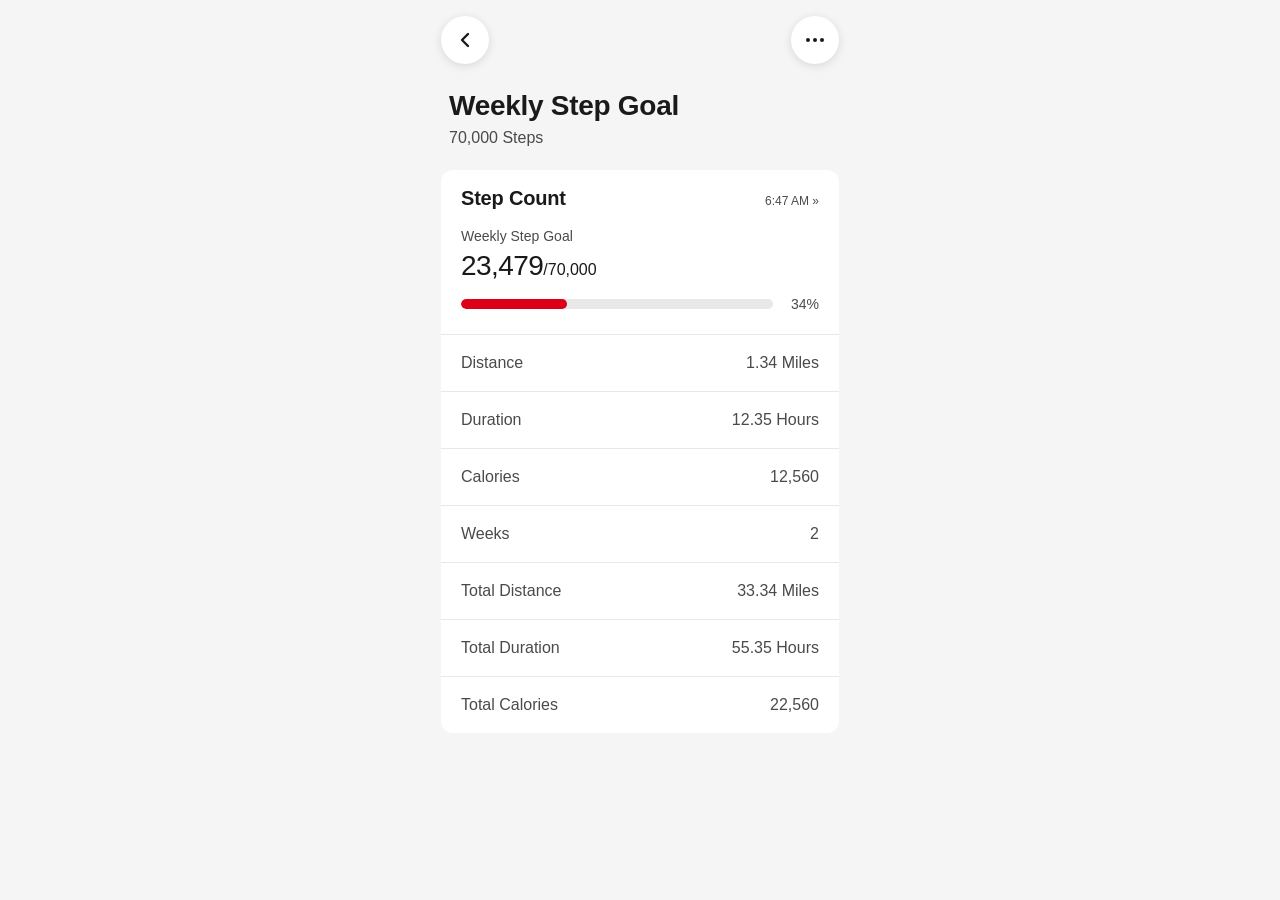
<file: goal-detail.html>
<!doctype html>
<html lang="en">
<head>
<meta charset="utf-8">
<meta name="viewport" content="width=device-width, initial-scale=1, viewport-fit=cover">
<title>Weekly Step Goal</title>
<link rel="stylesheet" href="tokens.css">
<script src="theme.js"></script>
<style>
  * { box-sizing: border-box; margin: 0; padding: 0; }
  html { -webkit-text-size-adjust: 100%; }
  body {
    font: var(--type-base);
    color: var(--foreground);
    background: var(--background);
    -webkit-font-smoothing: antialiased;
    -moz-osx-font-smoothing: grayscale;
    text-rendering: optimizeLegibility;
  }
  .phone { max-width: 430px; margin: 0 auto; min-height: 100vh; padding: 16px 16px 28px; }

  .top-row { display: flex; justify-content: space-between; align-items: center; }
  .icon-btn {
    width: 48px;
    height: 48px;
    border: 0;
    border-radius: 50%;
    display: grid;
    place-items: center;
    background: var(--control-bg, var(--card));
    box-shadow: var(--control-shadow, 0 2px 10px rgba(0,0,0,.12));
    color: var(--foreground);
    cursor: pointer;
  }

  /* Title sits inside the screen gutter so it doesn't hug the edge */
  .title { padding: 24px 8px 20px; }
  .title h1 {
    font: var(--type-3xl);
    font-family: var(--font-title, var(--font));
    font-weight: var(--weight-heading, var(--weight-title, 700));
    letter-spacing: var(--tracking-title, -.01em);
  }
  /* Scoped version: SF Pro Bold at the My Performance size, tracked in slightly as SF is at display sizes */
  /* Tracking from apple.com's 28px SF Pro Display headline: 28/32 at +0.007em */
  :root[data-version="scoped"] .title h1 { font: 700 28px/32px var(--font); letter-spacing: .007em; font-kerning: normal; }
  .title p { font: var(--type-base); font-weight: var(--weight-label, 400); letter-spacing: var(--tracking-text, normal); color: var(--muted-foreground); margin-top: 2px; }

  .card { background: var(--card-fill, var(--card)); color: var(--card-foreground); border-radius: var(--radius); overflow: hidden; }
  /* Less top padding: the title's line height already adds space above the letters */
  .sec { padding: 14px 20px 20px; }
  .card-head { display: flex; justify-content: space-between; align-items: baseline; }
  .card-title {
    font: var(--type-xl);
    font-family: var(--font-title, var(--font));
    font-weight: var(--weight-title, 600);
    letter-spacing: var(--tracking-title, -.01em);
  }
  :root[data-version="scoped"] .card-title { font-size: 24px; line-height: 28px; letter-spacing: .01em; font-kerning: normal; }
  :root[data-version="scoped"] .card-head { align-items: flex-start; }
  .stamp { font: var(--type-xs); color: var(--muted-foreground); }
  .label { font: var(--type-sm); font-weight: var(--weight-label, 400); letter-spacing: var(--tracking-text, normal); color: var(--label-color, var(--muted-foreground)); margin-top: 14px; }
  .value {
    font: var(--type-value, var(--type-3xl));
    font-family: var(--font-number, var(--font));
    font-weight: var(--weight-number, 500);
    letter-spacing: var(--tracking-number, -.02em);
    margin-top: 2px;
  }
  /* Units use the number face too, so the value reads as one font */
  .value small { font: var(--type-unit, var(--type-base)); font-family: var(--font-number, var(--font)); font-weight: var(--unit-weight, var(--weight-number, 500)); color: var(--unit-color, inherit); letter-spacing: 0; }

  .progress { display: flex; align-items: center; gap: 8px; margin-top: 10px; }
  .track { flex: 1; height: 10px; background: var(--secondary); border-radius: 5px; overflow: hidden; }
  .track i { display: block; height: 100%; width: var(--p); background: var(--fill-progress, var(--accent)); border-radius: 5px; }
  .progress span { font: var(--type-sm); color: var(--label-color, var(--muted-foreground)); min-width: 38px; text-align: right; }

  /* Modern Health, or the scoped version: the walking figure beside the goal, drawn as a luminance mask of the
     white-on-black file so it's smooth, boxless and in the text color */
  .goal-head { display: flex; justify-content: space-between; align-items: flex-end; gap: 12px; }
  .walker {
    display: none;
    /* Square slot; the figure is centered in it at full height */
    width: 32px;
    height: 32px;
    flex: none;
    background: var(--card-foreground);
    mask: url(assets/figures/walk.dark.svg) center / contain no-repeat;
    mask-mode: luminance;
  }
  :root:is([data-theme="health"], [data-version="scoped"]) .walker { display: block; }

  /* Stat rows */
  .rows { list-style: none; }
  .rows li {
    display: flex;
    justify-content: space-between;
    gap: 12px;
    padding: 16px 20px;
    border-top: 1px solid var(--border);
    font: var(--type-base);
    letter-spacing: var(--tracking-text, normal);
  }
  .rows li span:first-child { color: var(--label-color, var(--muted-foreground)); font-weight: var(--weight-label, 400); }
  .rows li span:last-child { color: var(--muted-foreground); font-variant-numeric: tabular-nums; }

  /* Modern Health: grey values, rows split by hairlines inset from the left like iOS lists */
  :root[data-theme="health"] .rows li { border-top: 0; position: relative; }
  :root[data-theme="health"] .rows li::before { content: ""; position: absolute; top: 0; left: 20px; right: 0; border-top: 1px solid var(--border); opacity: .6; }
</style>
</head>
<body>
<div class="phone">
  <div class="top-row">
    <a class="icon-btn" href="goals.html" aria-label="Back"><svg width="10" height="16" viewBox="0 0 10 16" fill="none" stroke="currentColor" stroke-width="2.4" stroke-linecap="round" stroke-linejoin="round"><path d="M8 2 2 8l6 6"/></svg></a>
    <button class="icon-btn" type="button" aria-label="More options"><svg width="18" height="4" viewBox="0 0 18 4" fill="currentColor"><circle cx="2" cy="2" r="2"/><circle cx="9" cy="2" r="2"/><circle cx="16" cy="2" r="2"/></svg></button>
  </div>

  <div class="title">
    <h1>Weekly Step Goal</h1>
    <p>70,000 Steps</p>
  </div>

  <article class="card">
    <div class="sec">
      <div class="card-head"><h2 class="card-title">Step Count</h2><span class="stamp">6:47 AM »</span></div>
      <div class="goal-head">
        <div>
          <div class="label">Weekly Step Goal</div>
          <div class="value">23,479<small>/70,000</small></div>
        </div>
        <span class="walker" aria-hidden="true"></span>
      </div>
      <!-- 23,479 of 70,000 = 34% -->
      <div class="progress"><div class="track"><i style="--p:34%"></i></div><span>34%</span></div>
    </div>
    <ul class="rows">
      <li><span>Distance</span><span>1.34 Miles</span></li>
      <li><span>Duration</span><span>12.35 Hours</span></li>
      <li><span>Calories</span><span>12,560</span></li>
      <li><span>Weeks</span><span>2</span></li>
      <li><span>Total Distance</span><span>33.34 Miles</span></li>
      <li><span>Total Duration</span><span>55.35 Hours</span></li>
      <li><span>Total Calories</span><span>22,560</span></li>
    </ul>
  </article>
</div>
</body>
</html>
</file>
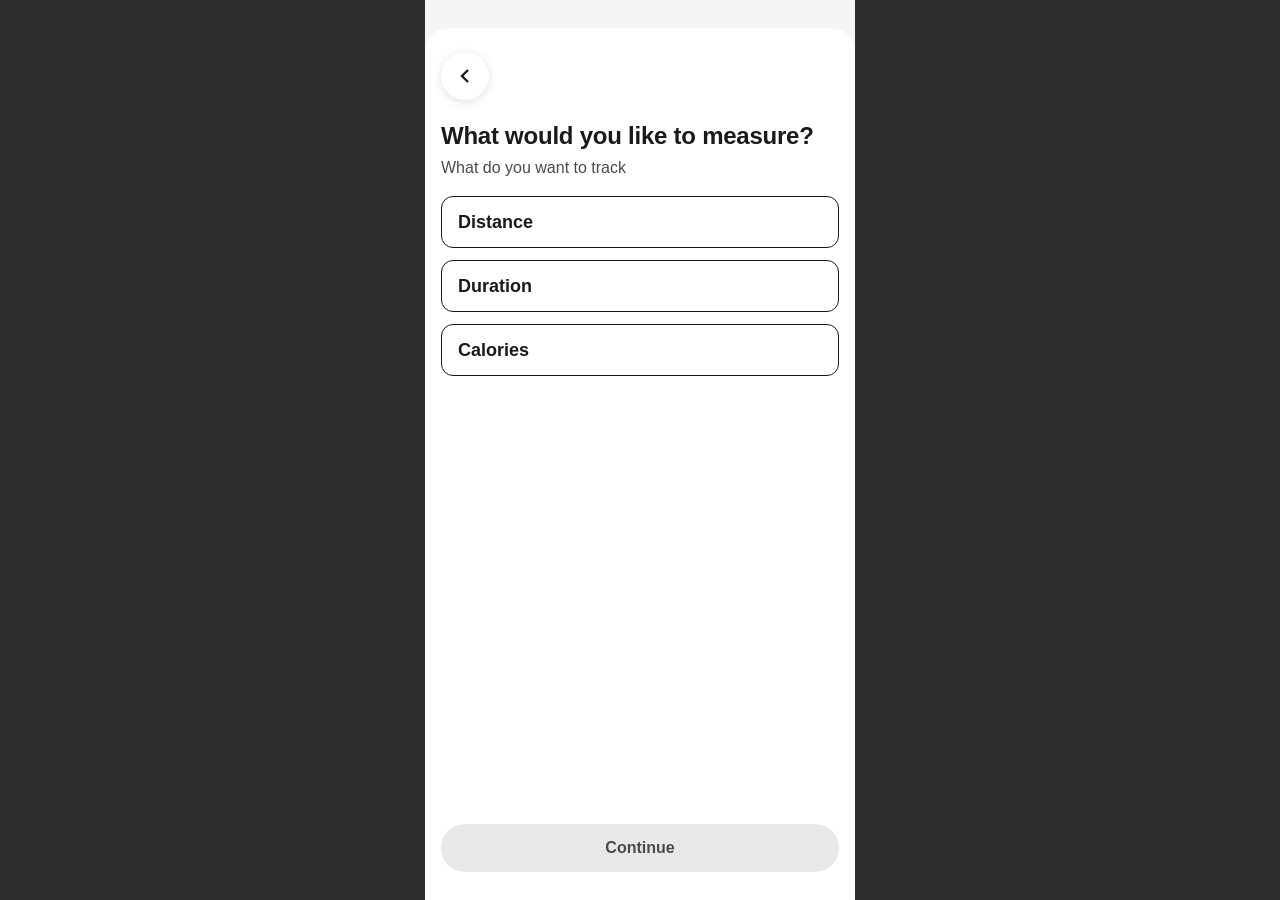
<file: goal-measure.html>
<!doctype html>
<html lang="en">
<head>
<meta charset="utf-8">
<meta name="viewport" content="width=device-width, initial-scale=1, viewport-fit=cover">
<title>Create a Goal · Measure</title>
<link rel="stylesheet" href="tokens.css">
<script src="theme.js"></script>
<link rel="stylesheet" href="goal.css">
</head>
<body>
<div class="phone">
  <form class="sheet choose" onsubmit="return false">
    <a class="back" href="goal-type.html" aria-label="Back"><svg width="10" height="16" viewBox="0 0 10 16" fill="none" stroke="currentColor" stroke-width="2.4"><path d="M8 2 2 8l6 6"/></svg></a>
    <h1>What would you like to measure?</h1>
    <p class="sub">What do you want to track</p>
    <div class="options" role="radiogroup" aria-label="Measure">
      <label class="opt"><input type="radio" name="measure" value="distance"><span>Distance</span></label>
      <label class="opt"><input type="radio" name="measure" value="duration"><span>Duration</span></label>
      <label class="opt"><input type="radio" name="measure" value="calories"><span>Calories</span></label>
    </div>
    <a class="cta" href="goal-steps.html">Continue</a>
  </form>
</div>
</body>
</html>
</file>
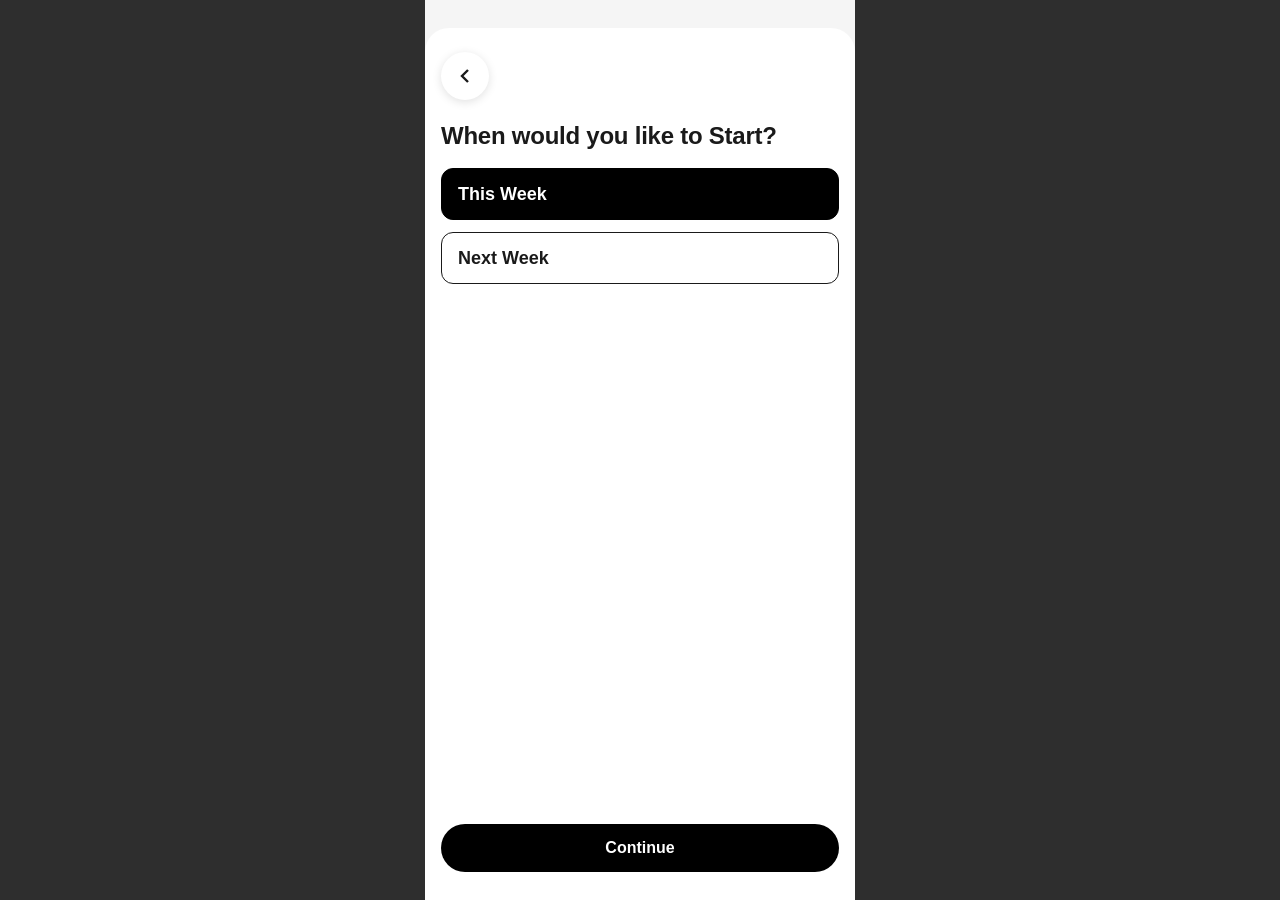
<file: goal-start.html>
<!doctype html>
<html lang="en">
<head>
<meta charset="utf-8">
<meta name="viewport" content="width=device-width, initial-scale=1, viewport-fit=cover">
<title>Create a Goal · Start</title>
<link rel="stylesheet" href="tokens.css">
<script src="theme.js"></script>
<link rel="stylesheet" href="goal.css">
</head>
<body>
<div class="phone">
  <form class="sheet choose" onsubmit="return false">
    <a class="back" href="goal-steps.html" aria-label="Back"><svg width="10" height="16" viewBox="0 0 10 16" fill="none" stroke="currentColor" stroke-width="2.4"><path d="M8 2 2 8l6 6"/></svg></a>
    <h1>When would you like to Start?</h1>
    <div class="options" role="radiogroup" aria-label="Start week">
      <label class="opt"><input type="radio" name="start" value="this-week" checked><span>This Week</span></label>
      <label class="opt"><input type="radio" name="start" value="next-week"><span>Next Week</span></label>
    </div>
    <a class="cta" href="goal-detail.html">Continue</a>
  </form>
</div>
</body>
</html>
</file>
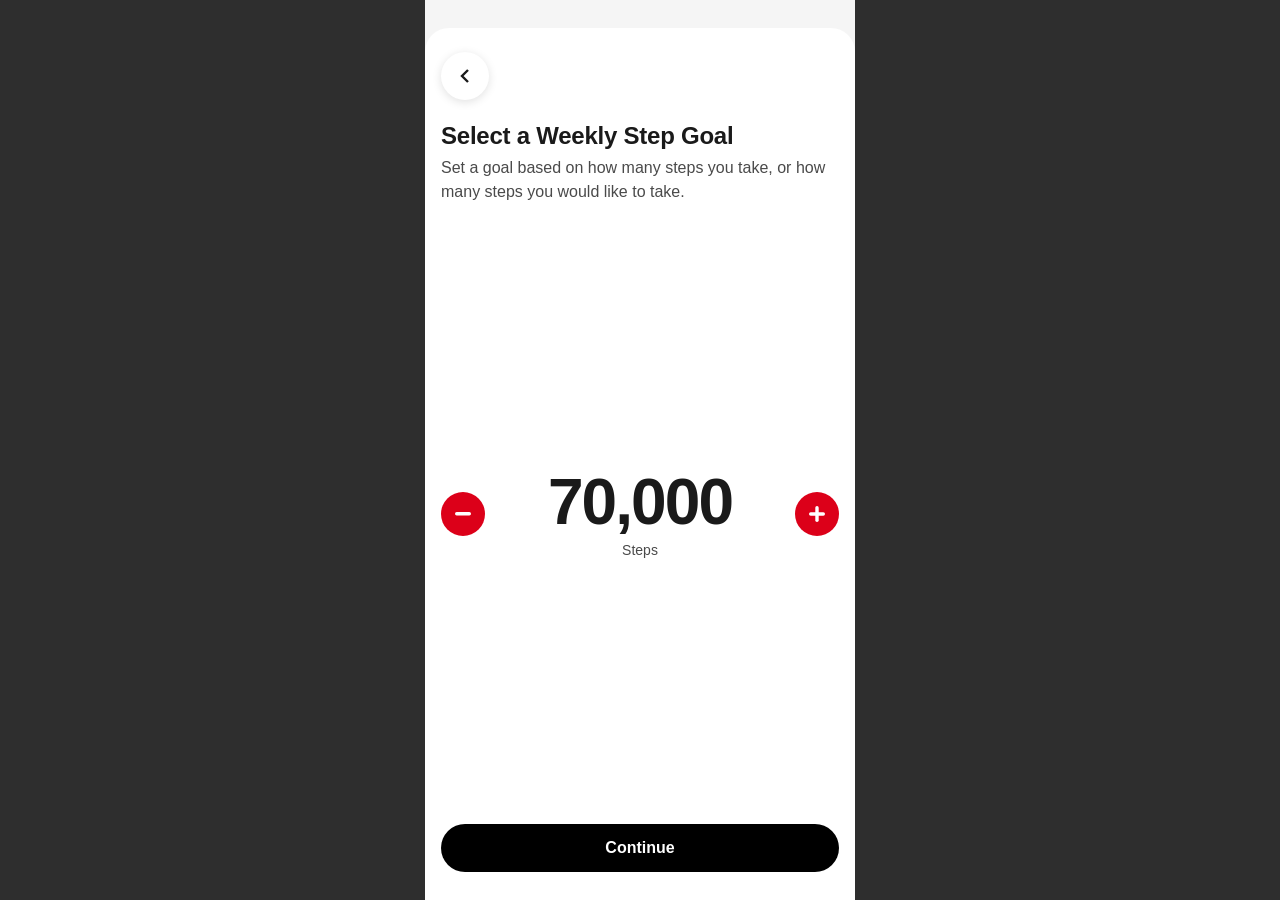
<file: goal-steps.html>
<!doctype html>
<html lang="en">
<head>
<meta charset="utf-8">
<meta name="viewport" content="width=device-width, initial-scale=1, viewport-fit=cover">
<title>Create a Goal · Step Goal</title>
<link rel="stylesheet" href="tokens.css">
<script src="theme.js"></script>
<link rel="stylesheet" href="goal.css">
</head>
<body>
<div class="phone">
  <div class="sheet">
    <a class="back" href="goal-measure.html" aria-label="Back"><svg width="10" height="16" viewBox="0 0 10 16" fill="none" stroke="currentColor" stroke-width="2.4"><path d="M8 2 2 8l6 6"/></svg></a>
    <h1>Select a Weekly Step Goal</h1>
    <p class="sub">Set a goal based on how many steps you take, or how many steps you would like to take.</p>
    <div class="stepper">
      <button type="button" id="dec" aria-label="Decrease by 1,000 steps"><svg width="16" height="4" viewBox="0 0 16 4"><rect width="16" height="3.4" rx="1.7" fill="currentColor"/></svg></button>
      <div class="count">
        <output id="goal" aria-live="polite">70,000</output>
        <span>Steps</span>
      </div>
      <button type="button" id="inc" aria-label="Increase by 1,000 steps"><svg width="16" height="16" viewBox="0 0 16 16"><rect y="6.3" width="16" height="3.4" rx="1.7" fill="currentColor"/><rect x="6.3" width="3.4" height="16" rx="1.7" fill="currentColor"/></svg></button>
    </div>
    <a class="cta" href="goal-start.html">Continue</a>
  </div>
</div>
<script>
  (() => {
    const STEP = 1000, MIN = 1000, MAX = 500000;
    let value = 70000;
    const out = document.getElementById('goal');
    const dec = document.getElementById('dec');
    const inc = document.getElementById('inc');
    const render = () => {
      out.textContent = value.toLocaleString('en-US');
      dec.disabled = value <= MIN;
      inc.disabled = value >= MAX;
    };
    const change = (delta) => {
      value = Math.min(MAX, Math.max(MIN, value + delta));
      render();
    };
    dec.addEventListener('click', () => change(-STEP));
    inc.addEventListener('click', () => change(STEP));
    render();
  })();
</script>
</body>
</html>
</file>
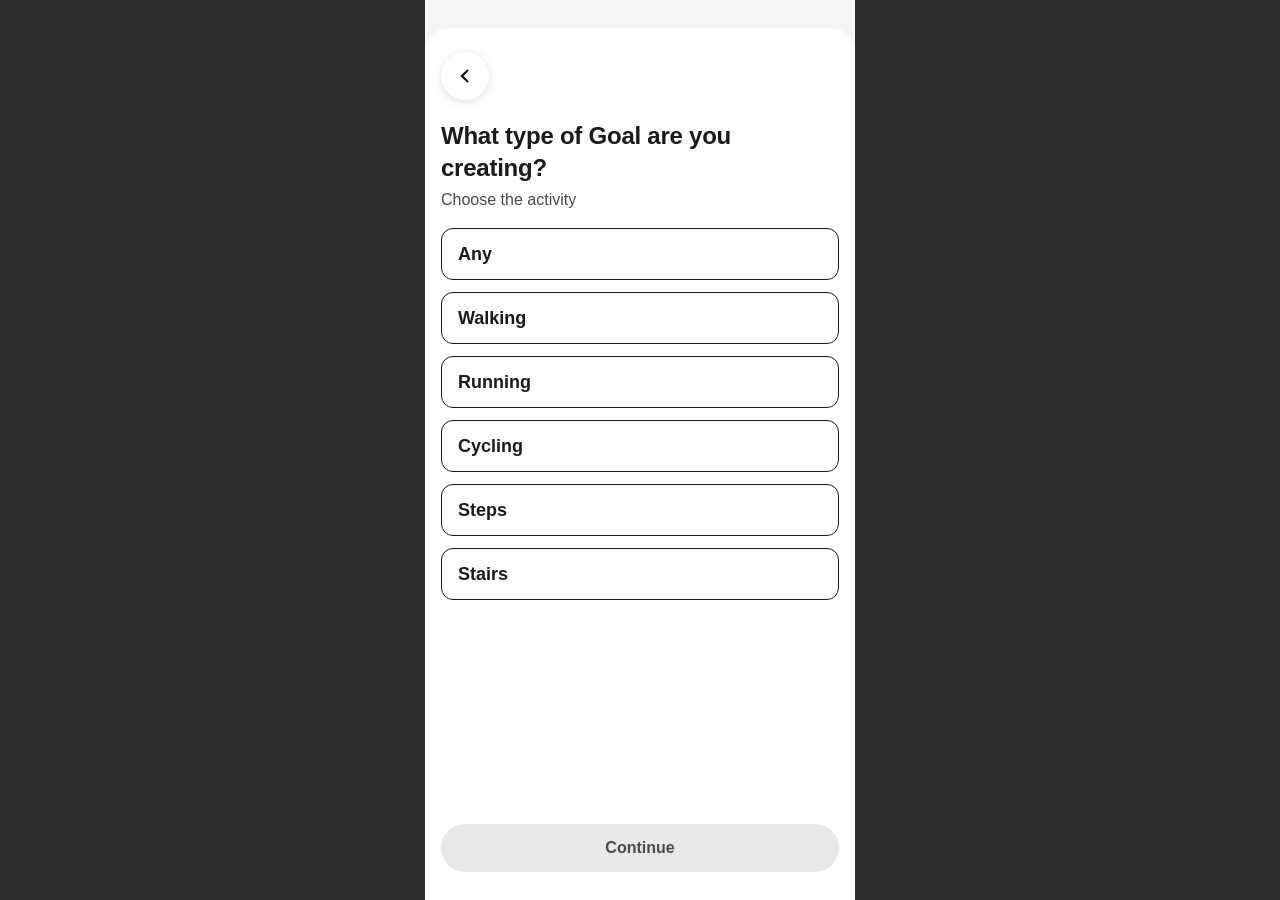
<file: goal-type.html>
<!doctype html>
<html lang="en">
<head>
<meta charset="utf-8">
<meta name="viewport" content="width=device-width, initial-scale=1, viewport-fit=cover">
<title>Create a Goal · Type</title>
<link rel="stylesheet" href="tokens.css">
<script src="theme.js"></script>
<link rel="stylesheet" href="goal.css">
</head>
<body>
<div class="phone">
  <form class="sheet choose" onsubmit="return false">
    <a class="back" href="dashboard.html" aria-label="Back"><svg width="10" height="16" viewBox="0 0 10 16" fill="none" stroke="currentColor" stroke-width="2.4"><path d="M8 2 2 8l6 6"/></svg></a>
    <h1>What type of Goal are you creating?</h1>
    <p class="sub">Choose the activity</p>
    <div class="options" role="radiogroup" aria-label="Activity">
      <label class="opt"><input type="radio" name="activity" value="any"><span>Any</span></label>
      <label class="opt"><input type="radio" name="activity" value="walking"><span>Walking</span></label>
      <label class="opt"><input type="radio" name="activity" value="running"><span>Running</span></label>
      <label class="opt"><input type="radio" name="activity" value="cycling"><span>Cycling</span></label>
      <label class="opt"><input type="radio" name="activity" value="steps"><span>Steps</span></label>
      <label class="opt"><input type="radio" name="activity" value="stairs"><span>Stairs</span></label>
    </div>
    <a class="cta" href="goal-measure.html">Continue</a>
  </form>
</div>
</body>
</html>
</file>
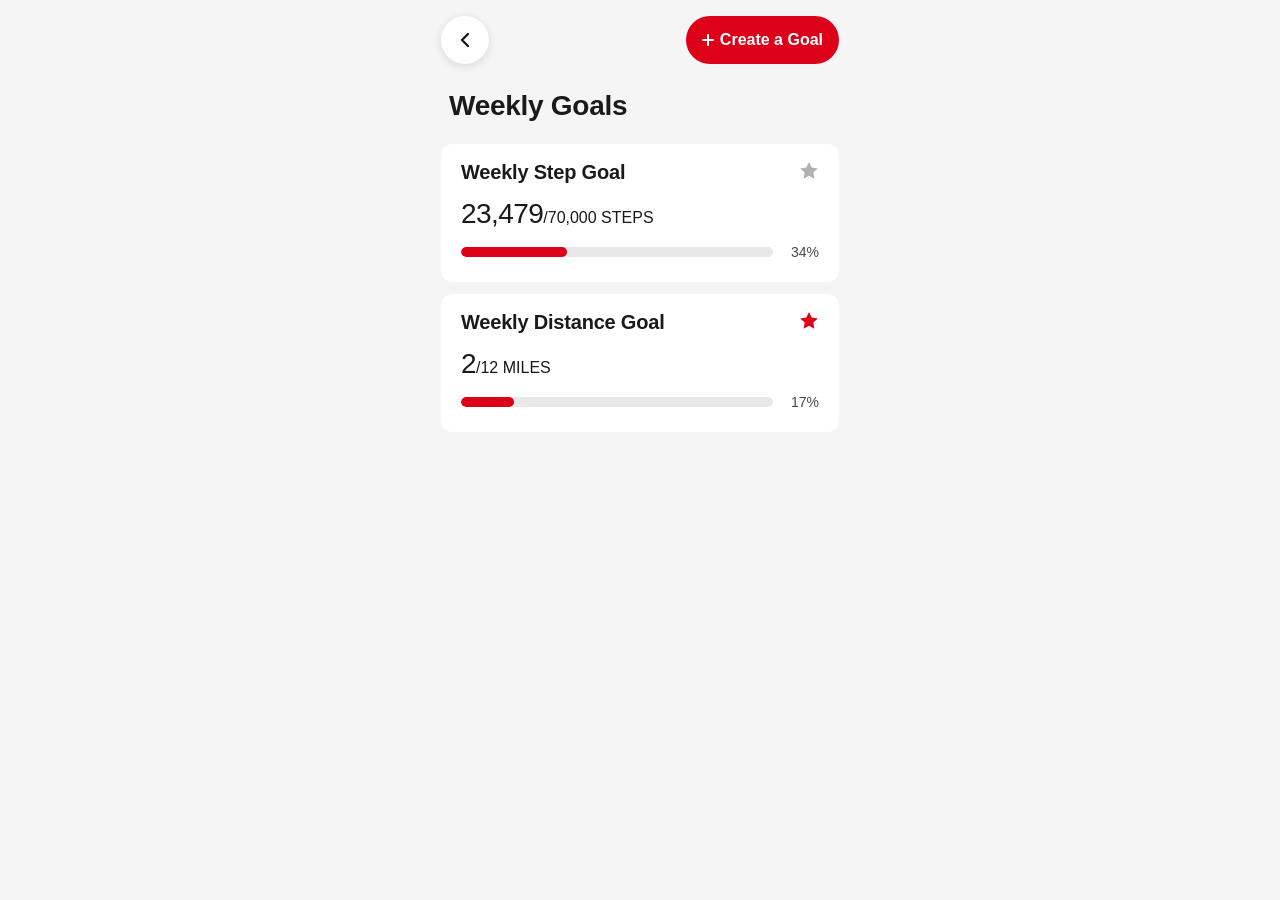
<file: goals.html>
<!doctype html>
<html lang="en">
<head>
<meta charset="utf-8">
<meta name="viewport" content="width=device-width, initial-scale=1, viewport-fit=cover">
<title>Weekly Goals</title>
<link rel="stylesheet" href="tokens.css">
<script src="theme.js"></script>
<style>
  * { box-sizing: border-box; margin: 0; padding: 0; }
  html { -webkit-text-size-adjust: 100%; }
  body {
    font: var(--type-base);
    color: var(--foreground);
    background: var(--background);
    -webkit-font-smoothing: antialiased;
    -moz-osx-font-smoothing: grayscale;
    text-rendering: optimizeLegibility;
  }
  .phone { max-width: 430px; margin: 0 auto; min-height: 100vh; padding: 16px 16px 28px; }

  .top-row { display: flex; justify-content: space-between; align-items: center; }
  .icon-btn, .pill-btn {
    height: 48px;
    border: 0;
    display: inline-flex;
    align-items: center;
    justify-content: center;
    box-shadow: var(--control-shadow, 0 2px 10px rgba(0,0,0,.12));
    text-decoration: none;
    cursor: pointer;
  }
  .icon-btn { width: 48px; border-radius: 50%; background: var(--control-bg, var(--card)); color: var(--foreground); }
  /* Primary action: filled with the flavor accent, as on the dashboard */
  .pill-btn { gap: 6px; padding: 0 16px; border-radius: 24px; background: var(--accent); color: var(--accent-foreground); box-shadow: none; font: 600 var(--type-base); }

  /* Modern Health, or the scoped version: the flavor's moving figure replaces the plus
     (luminance mask of the white-on-black file, in the button's text color) */
  .figure { display: none; height: 24px; aspect-ratio: var(--ar); background: currentColor; mask: var(--src) center / contain no-repeat; mask-mode: luminance; }
  .figure.run { --ar: 85 / 97; --src: url(assets/figures/run.dark.svg); }
  .figure.cycle { --ar: 91 / 78; --src: url(assets/figures/cycle.dark.svg); }
  .figure.walk { --ar: 54 / 98; --src: url(assets/figures/walk.dark.svg); }
  :root:is([data-theme="health"], [data-version="scoped"]) .pill-btn .plus { display: none; }
  :root:is([data-theme="health"], [data-version="scoped"]) .pill-btn .figure.cycle { display: block; }
  :root:is([data-theme="health"], [data-version="scoped"]):is([data-flavor="run"], [data-flavor="mvp"], [data-flavor="fitness"], [data-flavor="walk"]) .pill-btn .figure.cycle { display: none; }
  :root:is([data-theme="health"], [data-version="scoped"]):is([data-flavor="run"], [data-flavor="mvp"], [data-flavor="fitness"]) .pill-btn .figure.run { display: block; }
  :root:is([data-theme="health"], [data-version="scoped"])[data-flavor="walk"] .pill-btn .figure.walk { display: block; }

  /* Title sits inside the screen gutter so it doesn't hug the edge */
  .title { padding: 24px 8px 20px; }
  .title h1 {
    font: var(--type-3xl);
    font-family: var(--font-title, var(--font));
    font-weight: var(--weight-heading, var(--weight-title, 700));
    letter-spacing: var(--tracking-title, -.01em);
  }
  /* Scoped version: SF Pro Bold at the My Performance size, tracked in slightly as SF is at display sizes */
  /* Tracking from apple.com's 28px SF Pro Display headline: 28/32 at +0.007em */
  :root[data-version="scoped"] .title h1 { font: 700 28px/32px var(--font); letter-spacing: .007em; font-kerning: normal; }

  .goals { display: flex; flex-direction: column; gap: 12px; }
  /* Less top padding: the title's line height already adds space above the letters */
  .card { position: relative; padding: 14px 20px 20px; background: var(--card-fill, var(--card)); color: var(--card-foreground); border-radius: var(--radius); }
  .card-head { display: flex; justify-content: space-between; align-items: flex-start; gap: 12px; }
  .card-title {
    font: var(--type-xl);
    font-family: var(--font-title, var(--font));
    font-weight: var(--weight-title, 600);
    letter-spacing: var(--tracking-title, -.01em);
  }
  :root[data-version="scoped"] .card-title { font-size: 24px; line-height: 28px; letter-spacing: .01em; font-kerning: normal; }
  /* The title link covers the whole card; the star sits above it */
  .card-title a { color: inherit; text-decoration: none; }
  .card-title a::after { content: ""; position: absolute; inset: 0; border-radius: inherit; }
  .card-title a:focus-visible { outline: none; }
  .card:has(.card-title a:focus-visible) { outline: 2px solid var(--accent); outline-offset: 2px; }

  .star {
    position: relative;
    z-index: 1;
    width: 32px;
    height: 32px;
    margin: -4px -6px 0 0;
    border: 0;
    background: none;
    display: grid;
    place-items: center;
    color: var(--muted);
    cursor: pointer;
  }
  .star[aria-pressed="true"] { color: var(--accent); }
  .star:focus-visible { outline: 2px solid var(--accent); outline-offset: 2px; border-radius: 50%; }

  .value {
    font: var(--type-value, var(--type-3xl));
    font-family: var(--font-number, var(--font));
    font-weight: var(--weight-number, 500);
    letter-spacing: var(--tracking-number, -.02em);
    margin-top: 10px;
  }
  /* Units use the number face too, so the value reads as one font */
  .value small { font: var(--type-unit, var(--type-base)); font-family: var(--font-number, var(--font)); font-weight: var(--unit-weight, var(--weight-number, 500)); text-transform: var(--unit-case, uppercase); color: var(--unit-color, inherit); letter-spacing: 0; }
  /* Scoped version: bigger goal numbers now that the goal name is the card title */
  :root[data-version="scoped"] .value { font-size: 36px; line-height: 40px; }
  :root[data-version="scoped"] .value small { font-size: 18px; }

  .progress { display: flex; align-items: center; gap: 8px; margin-top: 10px; }
  .track { flex: 1; height: 10px; background: var(--secondary); border-radius: 5px; overflow: hidden; }
  .track i { display: block; height: 100%; width: var(--p); background: var(--fill-progress, var(--accent)); border-radius: 5px; }
  .progress span { font: var(--type-sm); color: var(--label-color, var(--muted-foreground)); min-width: 38px; text-align: right; }
</style>
</head>
<body>
<div class="phone">
  <div class="top-row">
    <a class="icon-btn" href="dashboard.html" aria-label="Back"><svg width="10" height="16" viewBox="0 0 10 16" fill="none" stroke="currentColor" stroke-width="2.4" stroke-linecap="round" stroke-linejoin="round"><path d="M8 2 2 8l6 6"/></svg></a>
    <a class="pill-btn" href="goal-type.html"><span class="figure cycle" aria-hidden="true"></span><span class="figure run" aria-hidden="true"></span><span class="figure walk" aria-hidden="true"></span><svg class="plus" width="12" height="12" viewBox="0 0 12 12" aria-hidden="true"><path d="M6 1v10M1 6h10" stroke="currentColor" stroke-width="2" stroke-linecap="round"/></svg>Create a Goal</a>
  </div>

  <div class="title">
    <h1>Weekly Goals</h1>
  </div>

  <div class="goals">
    <article class="card">
      <div class="card-head">
        <h2 class="card-title"><a href="goal-detail.html">Weekly Step Goal</a></h2>
        <button class="star" type="button" aria-pressed="false" aria-label="Favorite step goal"><svg width="20" height="19" viewBox="0 0 20 19" aria-hidden="true"><path d="m10 1 2.7 5.6 6.1.8-4.5 4.2 1.1 6.1L10 14.8l-5.4 2.9 1.1-6.1L1.2 7.4l6.1-.8z" fill="currentColor"/></svg></button>
      </div>
      <div class="value">23,479<small>/70,000 steps</small></div>
      <!-- 23,479 of 70,000 = 34% -->
      <div class="progress"><div class="track"><i style="--p:34%"></i></div><span>34%</span></div>
    </article>

    <article class="card">
      <div class="card-head">
        <h2 class="card-title">Weekly Distance Goal</h2>
        <button class="star" type="button" aria-pressed="true" aria-label="Favorite distance goal"><svg width="20" height="19" viewBox="0 0 20 19" aria-hidden="true"><path d="m10 1 2.7 5.6 6.1.8-4.5 4.2 1.1 6.1L10 14.8l-5.4 2.9 1.1-6.1L1.2 7.4l6.1-.8z" fill="currentColor"/></svg></button>
      </div>
      <div class="value">2<small>/12 miles</small></div>
      <!-- 2 of 12 = 17% -->
      <div class="progress"><div class="track"><i style="--p:17%"></i></div><span>17%</span></div>
    </article>
  </div>
</div>
<script>
  // Stars toggle a favorite goal (prototype only; nothing is saved)
  for (const star of document.querySelectorAll('.star')) {
    star.addEventListener('click', () => {
      star.setAttribute('aria-pressed', String(star.getAttribute('aria-pressed') !== 'true'));
    });
  }
</script>
</body>
</html>
</file>
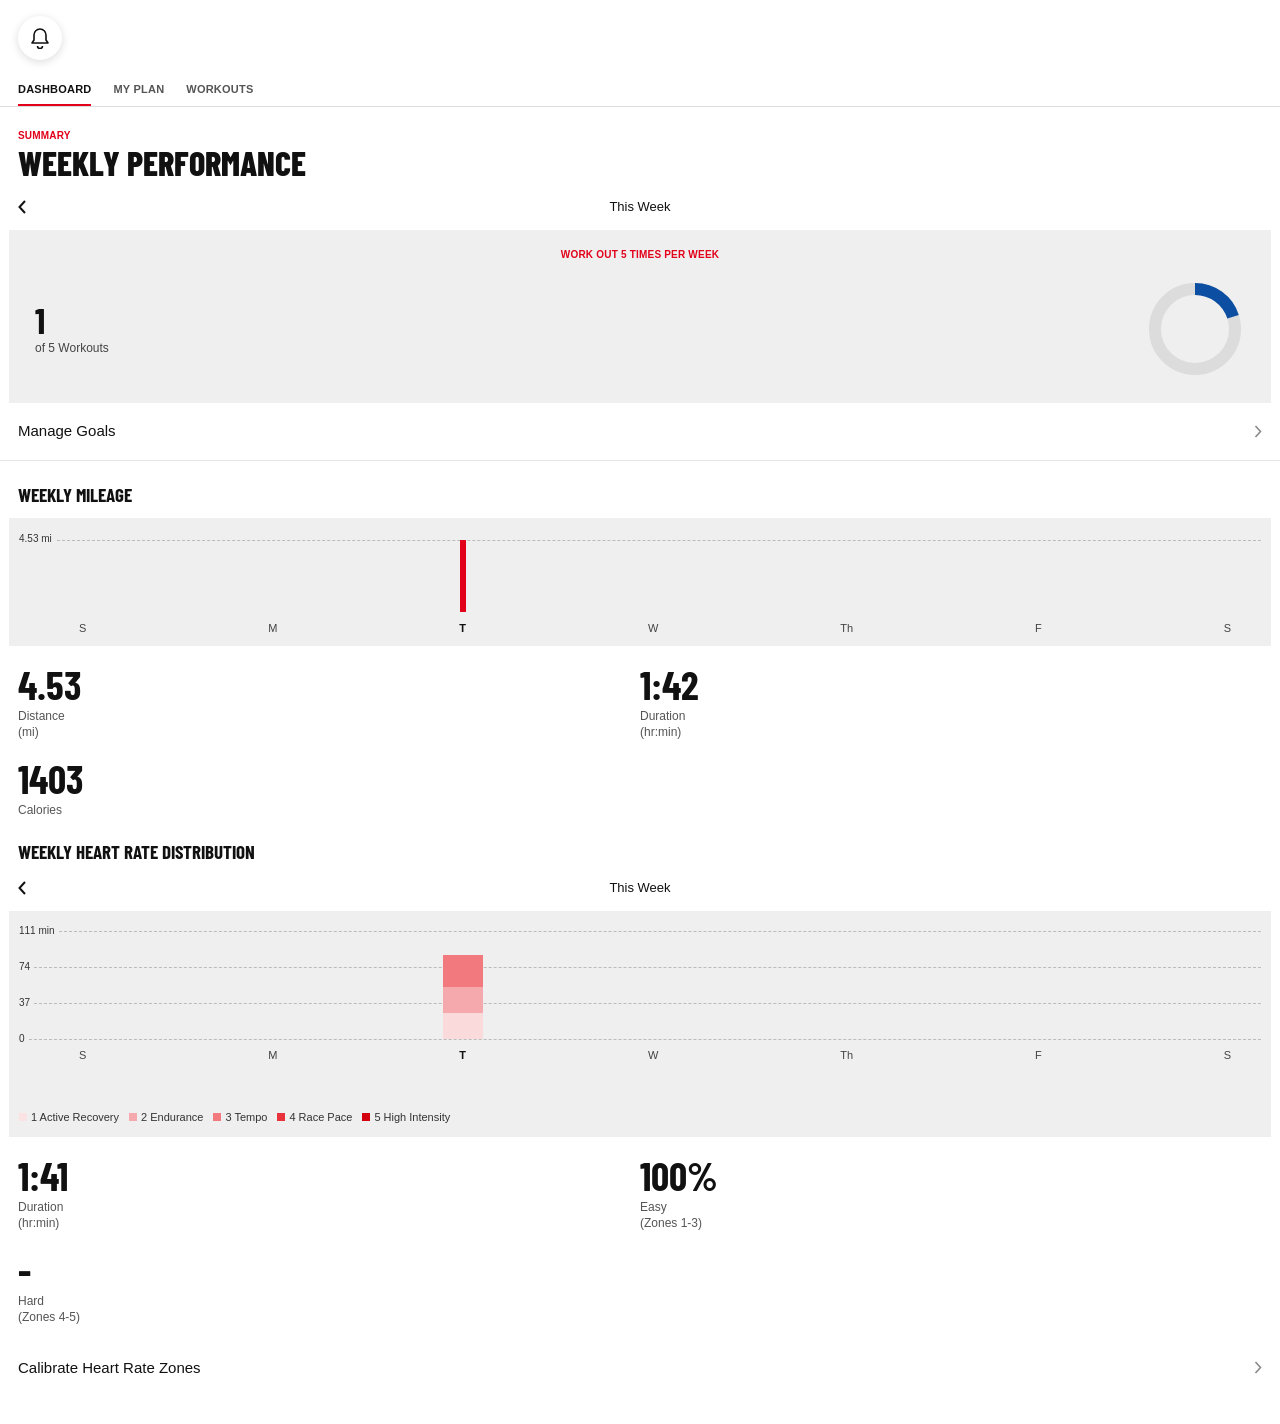
<file: original.html>
<!doctype html>
<html lang="en">
<head>
<meta charset="utf-8">
<meta name="viewport" content="width=device-width, initial-scale=1">
<title>Current App</title>
<link rel="preconnect" href="https://fonts.googleapis.com">
<link rel="stylesheet" href="https://fonts.googleapis.com/css2?family=Barlow+Condensed:wght@600;700;800&display=swap">
<style>
  /* The app as it actually looked, rebuilt in HTML from screenshots.
     Deliberately no shared tokens or dark mode: hard-coded values, one red, light only. */
  * { box-sizing: border-box; margin: 0; padding: 0; }
  html { color-scheme: light; }
  body {
    font: 14px/1.35 -apple-system, BlinkMacSystemFont, "Helvetica Neue", Arial, sans-serif;
    color: #111;
    background: #fff;
    -webkit-font-smoothing: antialiased;
    -moz-osx-font-smoothing: grayscale;
    text-rendering: optimizeLegibility;
  }
  a { color: inherit; text-decoration: none; }
  main { min-height: 100vh; display: flex; flex-direction: column; padding-bottom: 28px; }
  main[hidden] { display: none; }

  .cond { font-family: "Barlow Condensed", "Arial Narrow", sans-serif; }
  .eyebrow { font-size: 10px; font-weight: 800; letter-spacing: .02em; text-transform: uppercase; color: #E2001A; }
  .headline { font: 800 34px/1 "Barlow Condensed", "Arial Narrow", sans-serif; text-transform: uppercase; margin-top: 4px; }
  .section-title { font: 700 19px/1 "Barlow Condensed", "Arial Narrow", sans-serif; text-transform: uppercase; padding: 0 18px; margin-top: 24px; }
  .circle-btn {
    width: 44px; height: 44px; border-radius: 50%;
    display: grid; place-items: center;
    background: #fff; box-shadow: 0 2px 8px rgba(0,0,0,.14);
    position: relative;
  }

  /* Dashboard */
  .dash-top { padding: 16px 18px 0; }
  .tabs { display: flex; gap: 22px; margin-top: 22px; padding: 0 18px; border-bottom: 1px solid #DDD; }
  .tabs span { font-size: 11px; font-weight: 800; letter-spacing: .02em; text-transform: uppercase; padding-bottom: 7px; color: #555; }
  .tabs span:first-child { color: #111; border-bottom: 2px solid #E2001A; }
  .summary { padding: 22px 18px 0; }
  .week { display: grid; grid-template-columns: 32px 1fr 32px; align-items: center; padding: 0 18px; margin-top: 18px; font-size: 13px; text-align: center; }
  .panel { background: #EFEFEF; margin: 14px 9px 0; }
  .goal-panel { padding: 18px 26px 24px; }
  .goal-panel .eyebrow { text-align: center; }
  .goal-row { display: flex; align-items: center; justify-content: space-between; margin-top: 18px; }
  .goal-row b { display: block; font: 700 36px/1 "Barlow Condensed", sans-serif; }
  .goal-row small { font-size: 12px; color: #444; }
  .row-link { display: flex; justify-content: space-between; align-items: center; padding: 18px; font-size: 15px; border-bottom: 1px solid #E6E6E6; }
  .row-link svg { color: #888; }

  .mileage { position: relative; height: 128px; margin-top: 14px; }
  .axis-label { position: absolute; left: 10px; font-size: 10px; color: #333; }
  .dash { position: absolute; left: 48px; right: 10px; border-top: 1px dashed #BBB; }
  .day-row { position: absolute; left: 70px; right: 40px; bottom: 10px; display: flex; justify-content: space-between; font-size: 11px; color: #444; }
  .day-row b { color: #111; }
  .mile-bar { position: absolute; left: calc(70px + (100% - 110px) * 2 / 6 - 3px); top: 22px; bottom: 34px; width: 6px; background: #E2001A; }

  .stats { display: grid; grid-template-columns: 1fr 1fr; row-gap: 18px; padding: 18px 18px 0; }
  .stats b { display: block; font: 700 40px/1 "Barlow Condensed", sans-serif; }
  .stats small { display: block; font-size: 12px; color: #555; margin-top: 4px; }

  .hr-panel { position: relative; height: 226px; }
  .hr-panel .dash { left: 10px; }
  .hr-panel .axis-label { background: #EFEFEF; padding-right: 4px; }
  .hr-bar { position: absolute; left: calc(70px + (100% - 110px) * 2 / 6 - 20px); width: 40px; bottom: 98px; display: flex; flex-direction: column; }
  .hr-bar i { display: block; }
  .hr-panel .day-row { bottom: 74px; }
  .legend { position: absolute; left: 10px; right: 10px; bottom: 12px; display: flex; flex-wrap: wrap; gap: 6px 10px; font-size: 11px; color: #333; }
  .legend span::before { content: ""; display: inline-block; width: 8px; height: 8px; margin-right: 4px; background: var(--c); }


  /* Goal screens */
  .nav { display: grid; grid-template-columns: 64px 1fr 64px; align-items: center; padding: 16px 16px 0; }
  .nav h1 { font-size: 15px; font-weight: 700; text-align: center; }
  .pill { justify-self: end; font-size: 11px; font-weight: 700; padding: 8px 12px; border-radius: 16px; background: #fff; box-shadow: 0 2px 8px rgba(0,0,0,.14); }
  .page { padding: 22px 18px 0; }
  .recs { margin-top: 18px; display: grid; gap: 16px; }
  .recs b { display: block; font-size: 13px; }
  .recs p { font-size: 12px; color: #444; margin-top: 2px; }
  .block-btn {
    margin: auto 18px 0; height: 50px;
    display: grid; place-items: center;
    background: #000; color: #fff;
    font: 700 21px/1 "Barlow Condensed", sans-serif; letter-spacing: .06em; text-transform: uppercase;
  }
  .form-rows { margin-top: 14px; }
  .form-rows div { display: flex; justify-content: space-between; align-items: center; height: 55px; font-size: 15px; }
  .form-rows span { color: #555; display: flex; align-items: center; gap: 8px; }
  .summary-line { font-size: 14px; font-weight: 700; margin-top: 18px; }
  .goal-item { margin-top: 22px; }
  .goal-item header { display: flex; justify-content: space-between; align-items: center; font-size: 15px; }
  .goal-item b { display: block; font: 700 36px/1.1 "Barlow Condensed", sans-serif; margin-top: 6px; }
  .bar { height: 15px; background: #E3E3E3; margin-top: 8px; }
  .bar i { display: block; height: 100%; width: var(--p); background: #0B4EA2; }
  .goal-item small { display: block; font-size: 10px; color: #777; margin-top: 3px; }
</style>
</head>
<body>

<!-- Dashboard (paid, active) -->
<main data-screen="dashboard" hidden>
  <div class="dash-top">
    <span class="circle-btn" aria-label="Notifications">
      <svg width="20" height="22" viewBox="0 0 20 22" fill="none" stroke="currentColor" stroke-width="1.6" stroke-linejoin="round"><path d="M10 2a6 6 0 0 0-6 6v5l-2 3h16l-2-3V8a6 6 0 0 0-6-6z"/><path d="M7.5 19a2.5 2.5 0 0 0 5 0"/></svg>
    </span>
  </div>
  <nav class="tabs"><span>Dashboard</span><span>My Plan</span><span>Workouts</span></nav>

  <div class="summary">
    <div class="eyebrow">Summary</div>
    <div class="headline">Weekly Performance</div>
  </div>
  <div class="week">
    <svg width="9" height="14" viewBox="0 0 9 14" fill="none" stroke="currentColor" stroke-width="2"><path d="M7 1 1.5 7 7 13"/></svg>
    <span>This Week</span><span></span>
  </div>

  <div class="panel goal-panel">
    <div class="eyebrow">Work out 5 times per week</div>
    <div class="goal-row">
      <div><b>1</b><small>of 5 Workouts</small></div>
      <svg width="100" height="100" viewBox="0 0 100 100" aria-hidden="true">
        <circle cx="50" cy="50" r="40" fill="none" stroke="#DCDCDC" stroke-width="12"/>
        <circle cx="50" cy="50" r="40" fill="none" stroke="#0B4EA2" stroke-width="12" stroke-dasharray="50.27 251.33" transform="rotate(-90 50 50)"/>
      </svg>
    </div>
  </div>
  <a class="row-link" href="?screen=weekly-goals">Manage Goals<svg width="8" height="13" viewBox="0 0 8 13" fill="none" stroke="currentColor" stroke-width="1.6"><path d="m1.5 1 5 5.5-5 5.5"/></svg></a>

  <h2 class="section-title">Weekly Mileage</h2>
  <div class="panel mileage">
    <span class="axis-label" style="top: 14px">4.53 mi</span>
    <span class="dash" style="top: 22px"></span>
    <span class="mile-bar"></span>
    <div class="day-row"><span>S</span><span>M</span><b>T</b><span>W</span><span>Th</span><span>F</span><span>S</span></div>
  </div>
  <div class="stats">
    <div><b>4.53</b><small>Distance<br>(mi)</small></div>
    <div><b>1:42</b><small>Duration<br>(hr:min)</small></div>
    <div><b>1403</b><small>Calories</small></div>
  </div>

  <h2 class="section-title">Weekly Heart Rate Distribution</h2>
  <div class="week">
    <svg width="9" height="14" viewBox="0 0 9 14" fill="none" stroke="currentColor" stroke-width="2"><path d="M7 1 1.5 7 7 13"/></svg>
    <span>This Week</span><span></span>
  </div>
  <div class="panel hr-panel">
    <span class="dash" style="top: 20px"></span><span class="axis-label" style="top: 13px">111 min</span>
    <span class="dash" style="top: 56px"></span><span class="axis-label" style="top: 49px">74</span>
    <span class="dash" style="top: 92px"></span><span class="axis-label" style="top: 85px">37</span>
    <span class="dash" style="top: 128px"></span><span class="axis-label" style="top: 121px">0</span>
    <div class="hr-bar" style="top: 44px">
      <i style="height: 32px; background: #F2797E"></i>
      <i style="height: 26px; background: #F6A9AC"></i>
      <i style="height: 26px; background: #FBDADC"></i>
    </div>
    <div class="day-row"><span>S</span><span>M</span><b>T</b><span>W</span><span>Th</span><span>F</span><span>S</span></div>
    <div class="legend">
      <span style="--c: #FBE3E4">1 Active Recovery</span>
      <span style="--c: #F6A9AC">2 Endurance</span>
      <span style="--c: #F2797E">3 Tempo</span>
      <span style="--c: #E8333C">4 Race Pace</span>
      <span style="--c: #D3000F">5 High Intensity</span>
    </div>
  </div>
  <div class="stats">
    <div><b>1:41</b><small>Duration<br>(hr:min)</small></div>
    <div><b>100%</b><small>Easy<br>(Zones 1-3)</small></div>
    <div><b>-</b><small>Hard<br>(Zones 4-5)</small></div>
  </div>
  <a class="row-link" href="#" style="margin-top: 14px; border-bottom: 0">Calibrate Heart Rate Zones<svg width="8" height="13" viewBox="0 0 8 13" fill="none" stroke="currentColor" stroke-width="1.6"><path d="m1.5 1 5 5.5-5 5.5"/></svg></a>

</main>

<!-- Goals intro -->
<main data-screen="goals-intro" hidden>
  <div class="nav">
    <a class="circle-btn" href="?screen=weekly-goals" aria-label="Back"><svg width="9" height="14" viewBox="0 0 9 14" fill="none" stroke="currentColor" stroke-width="2"><path d="M7 1 1.5 7 7 13"/></svg></a>
    <h1>Goals</h1><span></span>
  </div>
  <div class="page">
    <div class="headline">Set goals. Exceed them.</div>
    <div class="eyebrow" style="margin-top: 26px">Recommended goals</div>
    <div class="recs">
      <div><b>Set a baseline.</b><p>Get started by walking 1 hour per week to establish a healthy lifestyle.</p></div>
      <div><b>Take it up a notch.</b><p>Add to your current training distance to move up to the next level.</p></div>
      <div><b>Kick it into high gear.</b><p>Add one or two extra workouts per week to break through a plateau.</p></div>
    </div>
  </div>
  <a class="block-btn" href="?screen=create-goal">Create Goal</a>
</main>

<!-- Create goal -->
<main data-screen="create-goal" hidden>
  <div class="nav">
    <a class="circle-btn" href="?screen=goals-intro" aria-label="Close"><svg width="14" height="14" viewBox="0 0 14 14" stroke="currentColor" stroke-width="2"><path d="M1 1l12 12M13 1 1 13"/></svg></a>
    <h1>Create Goal</h1><span></span>
  </div>
  <div class="page">
    <div class="eyebrow">Choose your goal</div>
    <div class="form-rows">
      <div>Activity<span>Any<svg width="8" height="13" viewBox="0 0 8 13" fill="none" stroke="currentColor" stroke-width="1.6"><path d="m1.5 1 5 5.5-5 5.5"/></svg></span></div>
      <div>Type<span>Number of Workouts<svg width="8" height="13" viewBox="0 0 8 13" fill="none" stroke="currentColor" stroke-width="1.6"><path d="m1.5 1 5 5.5-5 5.5"/></svg></span></div>
      <div>Target<span>1</span></div>
      <div>Start<span>This Week<svg width="8" height="13" viewBox="0 0 8 13" fill="none" stroke="currentColor" stroke-width="1.6"><path d="m1.5 1 5 5.5-5 5.5"/></svg></span></div>
    </div>
    <p class="summary-line">Work out 1 time per week starting 7/26</p>
  </div>
  <a class="block-btn" href="?screen=weekly-goals">Start Goal</a>
</main>

<!-- This week's goals -->
<main data-screen="weekly-goals" hidden>
  <div class="nav">
    <a class="circle-btn" href="?screen=dashboard" aria-label="Back"><svg width="9" height="14" viewBox="0 0 9 14" fill="none" stroke="currentColor" stroke-width="2"><path d="M7 1 1.5 7 7 13"/></svg></a>
    <h1>Goals</h1>
    <a class="pill" href="?screen=goals-intro">Create</a>
  </div>
  <div class="page">
    <div class="eyebrow">5 days left</div>
    <div class="headline">This week's goals</div>
    <div class="goal-item">
      <header>Work out 5 times<svg width="16" height="16" viewBox="0 0 24 24" fill="#222"><path d="m12 2 3 6.6 7.2.7-5.4 4.9 1.6 7.1L12 17.6 5.6 21.3l1.6-7.1L1.8 9.3 9 8.6z"/></svg></header>
      <b>1/5</b><div class="bar" style="--p: 20%"><i></i></div><small>Week 313</small>
    </div>
    <div class="goal-item">
      <header>Work out 3:00 (hr:min)<svg width="16" height="16" viewBox="0 0 24 24" fill="none" stroke="#999" stroke-width="1.5"><path d="m12 2 3 6.6 7.2.7-5.4 4.9 1.6 7.1L12 17.6 5.6 21.3l1.6-7.1L1.8 9.3 9 8.6z"/></svg></header>
      <b>1:42/3:00</b><div class="bar" style="--p: 57%"><i></i></div><small>Week 215</small>
    </div>
    <div class="goal-item">
      <header>Run 5.00 miles<svg width="16" height="16" viewBox="0 0 24 24" fill="none" stroke="#999" stroke-width="1.5"><path d="m12 2 3 6.6 7.2.7-5.4 4.9 1.6 7.1L12 17.6 5.6 21.3l1.6-7.1L1.8 9.3 9 8.6z"/></svg></header>
      <b>0.00/5.00</b><div class="bar" style="--p: 0%"><i></i></div><small>Week 88</small>
    </div>
  </div>
</main>

<script>
  (() => {
    // Show one screen; anything not listed falls back to the dashboard
    const SCREENS = new Set(['dashboard', 'goals-intro', 'create-goal', 'weekly-goals']);
    const asked = new URLSearchParams(location.search).get('screen');
    const screen = SCREENS.has(asked) ? asked : 'dashboard';
    document.querySelector(`main[data-screen="${screen}"]`).hidden = false;
  })();
</script>
</body>
</html>
</file>
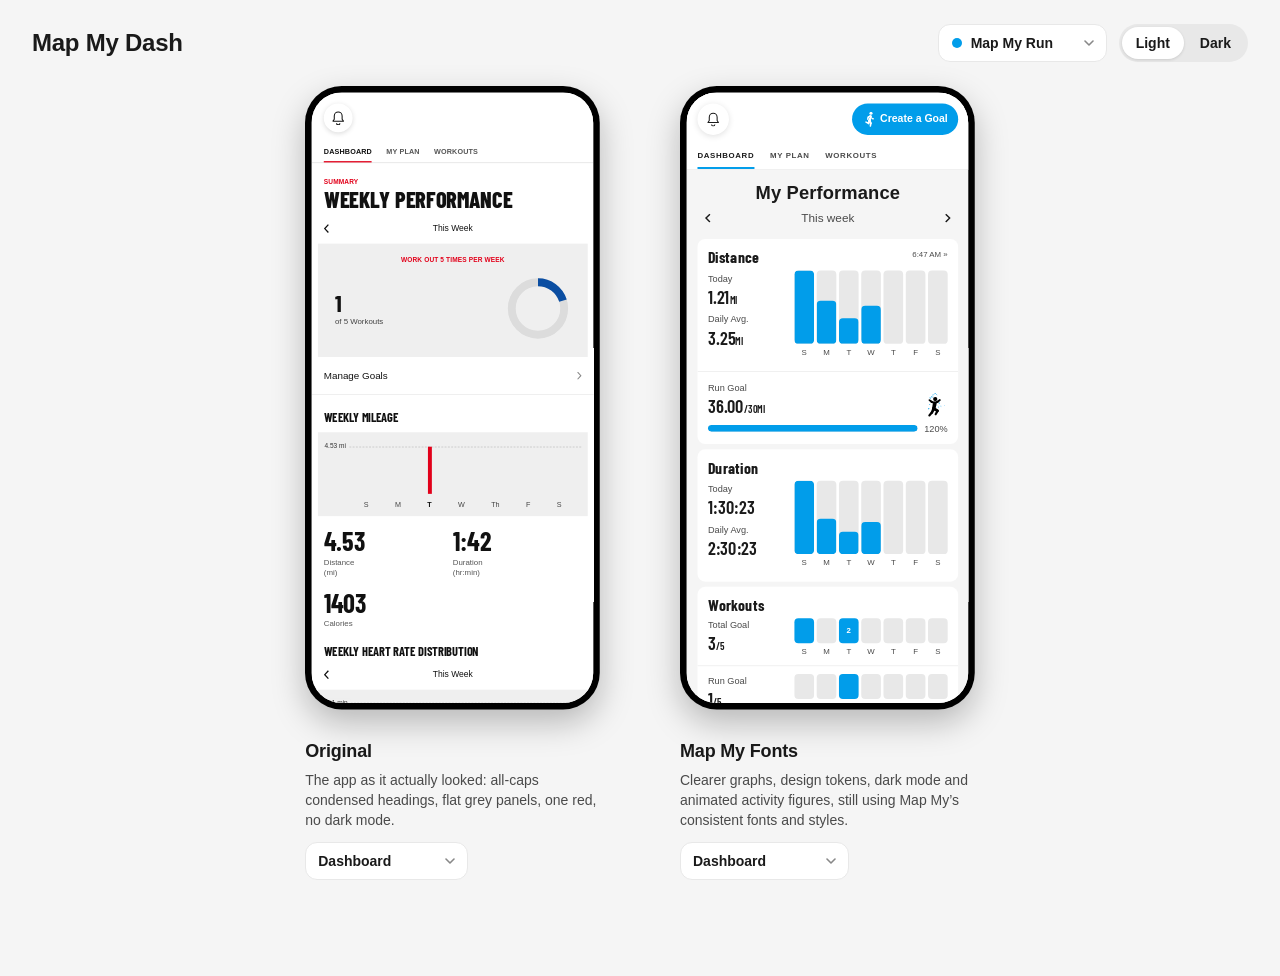
<file: scoped.html>
<!doctype html>
<html lang="en">
<head>
<meta charset="utf-8">
<meta name="viewport" content="width=device-width, initial-scale=1">
<title>Map My Dash Scoped</title>
<link rel="stylesheet" href="tokens.css">
<link rel="stylesheet" href="compare.css">
</head>
<body data-set="scoped" data-flavor="run">
<header>
  <h1>Map My Dash</h1>
  <div class="controls">
    <label class="pick"><i id="flavor-dot"></i><select id="flavor" aria-label="Map My flavor"></select></label>
    <div class="seg" id="scheme" role="radiogroup" aria-label="Appearance"></div>
  </div>
</header>
<main class="stage" id="stage"></main>
<script src="compare.js"></script>
</body>
</html>
</file>
<file: tokens.css>
/* Tokens from Figma "Map My Dash" (node 351:748) */
:root {
  color-scheme: light dark;

  /* Primals */
  --n-0: #FFFFFF;
  --n-50: #FAFAFA;
  --n-100: #F5F5F5;
  --n-200: #E8E8E8;
  --n-300: #D6D6D6;
  --n-400: #B0B0B0;
  --n-500: #8A8A8A;
  --n-600: #6B6B6B;
  --n-700: #4A4A4A;
  --n-800: #2E2E2E;
  --n-900: #1A1A1A;
  --n-1000: #000000;
  --r-500: #F22613;
  --o-500: #FF9200;
  --g-500: #16D374;

  /* Flavor accent (Figma "Themes"); red is the default, others set by data-flavor below */
  --accent: #DC0019;
  --accent-foreground: var(--n-0);

  /* Semantic: light */
  --background: var(--n-100);
  --foreground: var(--n-900);
  --card: var(--n-0);
  --card-foreground: var(--n-900);
  --primary: var(--n-1000);
  --primary-foreground: var(--n-0);
  --secondary: var(--n-200);
  --secondary-foreground: var(--n-700);
  --muted: var(--n-400);
  --muted-foreground: var(--n-700);
  --alert: var(--r-500);
  --alert-foreground: var(--n-0);
  --success: var(--g-500);
  --success-foreground: var(--n-1000);
  --warning: var(--o-500);
  --warning-foreground: var(--n-1000);
  --popover: var(--n-0);
  --popover-foreground: var(--n-1000);
  --border: var(--n-200);

  /* Chart-2..5 aren't resolvable in the Figma sheet; tints of the accent stand in */
  --chart-1: var(--accent);
  --chart-2: color-mix(in srgb, var(--accent) 82%, var(--n-0));
  --chart-3: color-mix(in srgb, var(--accent) 64%, var(--n-0));
  --chart-4: color-mix(in srgb, var(--accent) 46%, var(--n-0));
  --chart-5: color-mix(in srgb, var(--accent) 25%, var(--n-0));

  --radius: 12px;

  /* Type scale (size / line height) */
  --font: -apple-system, BlinkMacSystemFont, "SF Pro Text", "SF Pro Display", "Helvetica Neue", Arial, sans-serif;
  --type-3xl: 28px/36px var(--font);
  --type-2xl: 24px/32px var(--font);
  --type-xl: 20px/28px var(--font);
  --type-lg: 18px/26px var(--font);
  --type-base: 16px/24px var(--font);
  --type-sm: 14px/20px var(--font);
  --type-xs: 12px/18px var(--font);
  --type-2xs: 10px/16px var(--font);
}

/* Semantic: dark. Follows the system unless data-scheme forces light or dark;
   the forced-dark block repeats the same values. */
@media (prefers-color-scheme: dark) {
  :root:not([data-scheme="light"]) {
    --background: var(--n-1000);
    --foreground: var(--n-50);
    --card: var(--n-900);
    --card-foreground: var(--n-100);
    --primary: var(--n-0);
    --primary-foreground: var(--n-1000);
    --secondary: var(--n-800);
    --secondary-foreground: var(--n-300);
    --muted: var(--n-700);
    --muted-foreground: var(--n-400);
    --popover: var(--n-800);
    --popover-foreground: var(--n-200);
    --border: var(--n-800);
  }
}
:root[data-scheme="dark"] {
  color-scheme: dark;
  --background: var(--n-1000);
  --foreground: var(--n-50);
  --card: var(--n-900);
  --card-foreground: var(--n-100);
  --primary: var(--n-0);
  --primary-foreground: var(--n-1000);
  --secondary: var(--n-800);
  --secondary-foreground: var(--n-300);
  --muted: var(--n-700);
  --muted-foreground: var(--n-400);
  --popover: var(--n-800);
  --popover-foreground: var(--n-200);
  --border: var(--n-800);
}
:root[data-scheme="light"] { color-scheme: light; }

/* Variant: Map My Fonts. Barlow Condensed at the original app's weights:
   ExtraBold headline, Bold titles and numbers */
:root[data-theme="mapmy"] {
  --font-title: "Barlow Condensed", var(--font);
  --weight-heading: 800;
  --weight-title: 700;
  --tracking-title: 0;
  --font-number: "Barlow Condensed", var(--font);
  --weight-number: 700;
  --tracking-number: 0;
}

/* Scoped version of Map My Fonts: no flat black. Filled controls (Continue, selected options) use
   n-900 #1A1A1A, the same near-black as the text; in dark they stay white with #1A1A1A text. */
/* Numbers in Barlow Condensed SemiBold rather than Bold */
:root[data-theme="mapmy"][data-version="scoped"] { --primary: var(--n-900); --weight-number: 600; }
@media (prefers-color-scheme: dark) {
  :root[data-theme="mapmy"][data-version="scoped"]:not([data-scheme="light"]) { --primary: var(--n-0); --primary-foreground: var(--n-900); }
}
:root[data-theme="mapmy"][data-version="scoped"][data-scheme="dark"] { --primary: var(--n-0); --primary-foreground: var(--n-900); }

/* Variant: Modern Health. Modeled on apple.com/health at phone width: one family, one weight (600),
   14px copy, near-black labels with grey kept for units and metadata, no borders or shadows,
   a blurred sticky header, and light-to-accent gradient fills.
   Apple neutrals aren't in the Map My primal set, so they're raw values here. */
:root[data-theme="health"] {
  --type-3xl: 28px/32px var(--font);
  --type-2xl: 24px/28px var(--font);
  --type-xl: 17px/21px var(--font);
  --type-lg: 17px/21px var(--font);
  --type-base: 17px/21px var(--font);
  --type-sm: 14px/18px var(--font);
  --type-xs: 12px/16px var(--font);
  --type-2xs: 12px/16px var(--font);
  --type-unit: 14px/18px var(--font);
  --type-value: 22px/26px var(--font);
  --weight-heading: 600;
  --weight-title: 600;
  --weight-number: 600;
  --weight-label: 600;
  --tracking-number: 0;
  --tracking-text: -.016em;
  --unit-case: none;
  --unit-weight: 600;
  --unit-color: var(--muted-foreground);
  --label-color: var(--card-foreground);

  --divider: transparent;
  --control-bg: var(--secondary);
  --nav-btn-bg: var(--secondary);
  --chevron-cap: round;
  --chevron-join: round;
  --control-shadow: none;
  --header-bg: rgba(255, 255, 255, .72);
  --header-blur: saturate(180%) blur(20px);
  --segment-active: #FFFFFF;
  --option-bg: var(--background);
  --option-border: transparent;
  --card-fill: linear-gradient(var(--card) 55%, color-mix(in srgb, var(--accent) 5%, var(--card)));
  --fill-chart: linear-gradient(135deg, color-mix(in srgb, var(--accent) 65%, var(--n-0)), var(--accent));
  --fill-progress: linear-gradient(90deg, color-mix(in srgb, var(--accent) 65%, var(--n-0)), var(--accent));
  --hr-line-low: color-mix(in srgb, var(--accent) 45%, var(--card));

  --background: #F5F5F7;
  --foreground: #1D1D1F;
  --card: #FFFFFF;
  --card-foreground: #1D1D1F;
  --primary: #1D1D1F;
  --primary-foreground: #FFFFFF;
  --secondary: #E8E8ED;
  --muted: #86868B;
  --muted-foreground: #6E6E73;
  --border: #D2D2D7;

  --radius: 28px;
  --card-pad: 16px;
  /* Pill rows need more inset than square ones so text clears the curve */
  --sheet-pad: 20px;
  --option-pad: 24px;
  --sec-join: 0px;
  --sec-join-above: 6px;
  --bar-radius: 999px;
  --weight-days: 600;
}

@media (prefers-color-scheme: dark) {
  :root[data-theme="health"]:not([data-scheme="light"]) {
    --background: #000000;
    --foreground: #F5F5F7;
    --card: #1C1C1E;
    --card-foreground: #F5F5F7;
    --primary: #F5F5F7;
    --primary-foreground: #1D1D1F;
    --secondary: #2C2C2E;
    --muted: #6E6E73;
    --muted-foreground: #A1A1A6;
    --border: #424245;
    --header-bg: rgba(28, 28, 30, .72);
    --segment-active: #636366;
  }
}
:root[data-theme="health"][data-scheme="dark"] {
  --background: #000000;
  --foreground: #F5F5F7;
  --card: #1C1C1E;
  --card-foreground: #F5F5F7;
  --primary: #F5F5F7;
  --primary-foreground: #1D1D1F;
  --secondary: #2C2C2E;
  --muted: #6E6E73;
  --muted-foreground: #A1A1A6;
  --border: #424245;
  --header-bg: rgba(28, 28, 30, .72);
  --segment-active: #636366;
}

/* Map My flavors (Figma "Themes"). Accent-foreground is n-0 for all of them. */
:root[data-flavor="run"] { --accent: #019DEA; }
:root[data-flavor="fitness"] { --accent: #0D4C8B; }
:root[data-flavor="ride"] { --accent: #FF1700; }
:root[data-flavor="walk"] { --accent: #C314B6; }
:root[data-flavor="mvp"] { --accent: #FF5900; }
:root[data-flavor="red"] { --accent: #DC0019; }
</file>
<file: compare.css>
/* Compare page: phones side by side, shared by index.html and scoped.html */
* { box-sizing: border-box; margin: 0; padding: 0; }
body {
  font: var(--type-base);
  color: var(--foreground);
  background: var(--background);
  -webkit-font-smoothing: antialiased;
  -moz-osx-font-smoothing: grayscale;
  text-rendering: optimizeLegibility;
  min-height: 100vh;
}
header {
  display: flex;
  justify-content: space-between;
  align-items: center;
  gap: 16px;
  padding: 24px 32px 0;
}
header h1 { font: 700 var(--type-2xl); letter-spacing: -.01em; }
.controls { display: flex; align-items: center; gap: 12px; }

/* Flavor dropdown, with the current flavor's color as a dot */
.pick { position: relative; display: flex; align-items: center; }
.pick i { position: absolute; left: 14px; width: 10px; height: 10px; border-radius: 50%; background: var(--dot); pointer-events: none; }
.controls select, .slot select {
  font: 600 var(--type-sm);
  color: var(--card-foreground);
  background: var(--card);
  border: 1px solid var(--border);
  border-radius: var(--radius);
  padding: 8px 30px 8px 12px;
  appearance: none;
  -webkit-appearance: none;
  background-image: url("data:image/svg+xml,%3Csvg xmlns='http://www.w3.org/2000/svg' width='10' height='6' viewBox='0 0 10 6'%3E%3Cpath d='m1 1 4 4 4-4' fill='none' stroke='%23888' stroke-width='1.6' stroke-linecap='round' stroke-linejoin='round'/%3E%3C/svg%3E");
  background-repeat: no-repeat;
  background-position: right 12px center;
  cursor: pointer;
}
.pick select { padding-left: 32px; }

/* Light / dark segmented control */
.seg { display: flex; gap: 2px; padding: 3px; background: var(--secondary); border-radius: 999px; }
.seg button {
  border: 0;
  background: none;
  color: var(--foreground);
  font: 600 var(--type-sm);
  padding: 6px 14px;
  border-radius: 999px;
  cursor: pointer;
}
.seg button[aria-checked="true"] { background: var(--card); box-shadow: 0 1px 3px rgba(0,0,0,.12); }
.seg button:focus-visible, .controls select:focus-visible { outline: 2px solid var(--accent); outline-offset: 2px; }

:root { --phone-gap: 80px; }
.stage {
  display: flex;
  justify-content: center;
  align-items: flex-start;
  flex-wrap: wrap;
  gap: var(--phone-gap);
  /* Bottom room so the phone shadows aren't cut off at the end of the page */
  padding: 24px 16px 96px;
}
.slot { display: flex; flex-direction: column; align-items: center; gap: 28px; }
/* Name, screen picker and description sit under each phone */
.slot-meta { width: calc(450px * var(--s, 1)); }
.slot h2 { font: 600 var(--type-lg); letter-spacing: -.01em; white-space: nowrap; }
.slot p { font: var(--type-sm); color: var(--muted-foreground); margin-top: 6px; }
.slot-meta select { margin-top: 12px; }
/* Phone frame is laid out at device size, then scaled to fit */
.device {
  width: calc(450px * var(--s, 1));
  height: calc(952px * var(--s, 1));
}
.bezel {
  width: 450px;
  height: 952px;
  padding: 10px;
  border-radius: 56px;
  background: var(--n-1000);
  box-shadow: 0 0 0 1px var(--bezel-ring, transparent), 0 20px 50px rgba(0,0,0,.25);
  transform: scale(var(--s, 1));
  transform-origin: top left;
}
.bezel iframe {
  display: block;
  width: 430px;
  height: 932px;
  border: 0;
  border-radius: 46px;
  background: var(--background);
}
/* Black bezels vanish on the dark page; a thin ring keeps the phone edge visible */
:root[data-scheme="dark"] { --bezel-ring: var(--n-700); }
@media (max-width: 640px) {
  header { padding: 20px 16px 0; flex-direction: column; align-items: flex-start; gap: 12px; }
}
</file>
<file: goal.css>
/* Shared styles for the Create a Goal flow */
* { box-sizing: border-box; margin: 0; padding: 0; }
html { -webkit-text-size-adjust: 100%; }
body {
  font: var(--type-base);
  color: var(--card-foreground);
  background: var(--n-800);
  -webkit-font-smoothing: antialiased;
  -moz-osx-font-smoothing: grayscale;
  text-rendering: optimizeLegibility;
}
.phone {
  max-width: 430px;
  margin: 0 auto;
  min-height: 100vh;
  padding-top: 28px;
  background: var(--background);
  display: flex;
}
.sheet {
  flex: 1;
  display: flex;
  flex-direction: column;
  background: var(--card);
  border-radius: 24px 24px 0 0;
  padding: 24px var(--sheet-pad, 16px) 28px;
}

.back {
  width: 48px;
  height: 48px;
  border-radius: 50%;
  display: grid;
  place-items: center;
  background: var(--control-bg, var(--card));
  color: var(--card-foreground);
  box-shadow: var(--control-shadow, 0 2px 10px rgba(0,0,0,.12));
}

h1 {
  font: var(--type-2xl);
  font-family: var(--font-title, var(--font));
  font-weight: var(--weight-heading, var(--weight-title, 700));
  letter-spacing: var(--tracking-title, -.01em);
  margin-top: 20px;
}
/* Scoped version: the questions are SF Pro Bold at Modern Health's size and line height rather than Barlow */
/* Tracking from apple.com's 24px SF Pro Display headline: 24/28 at +0.009em */
:root[data-version="scoped"] h1 { font: 700 var(--type-2xl); line-height: 28px; letter-spacing: .009em; font-kerning: normal; }
.sub { font: var(--type-base); font-weight: var(--weight-label, 400); letter-spacing: var(--tracking-text, normal); color: var(--muted-foreground); margin-top: 4px; }

/* Choice rows */
.options { display: flex; flex-direction: column; gap: 12px; margin-top: 16px; }
.opt input { position: absolute; opacity: 0; pointer-events: none; }
.opt span {
  display: flex;
  align-items: center;
  min-height: 52px;
  padding: 0 var(--option-pad, 16px);
  border: 1px solid var(--option-border, var(--card-foreground));
  background: var(--option-bg, transparent);
  border-radius: var(--radius);
  font: var(--type-lg);
  font-weight: var(--weight-title, 700);
  cursor: pointer;
}
.opt input:checked + span { background: var(--primary); color: var(--primary-foreground); border-color: var(--primary); }
.opt input:focus-visible + span { outline: 2px solid var(--accent); outline-offset: 2px; }

/* Continue */
.cta {
  margin-top: auto;
  height: 48px;
  border-radius: 24px;
  display: grid;
  place-items: center;
  font: var(--type-base);
  font-weight: var(--weight-title, 700);
  text-decoration: none;
  background: var(--primary);
  color: var(--primary-foreground);
}
.choose:not(:has(input:checked)) .cta {
  background: var(--secondary);
  color: var(--muted-foreground);
  pointer-events: none;
}

/* Step goal stepper */
.stepper { flex: 1; display: flex; align-items: center; justify-content: space-between; }
.stepper button {
  width: 44px;
  height: 44px;
  border: 0;
  border-radius: 50%;
  background: var(--accent);
  color: var(--accent-foreground);
  display: grid;
  place-items: center;
  cursor: pointer;
}
.stepper button:disabled { opacity: .35; cursor: default; }
.count { text-align: center; }
/* Display size sits above the type scale (largest token is 28px) */
.count output {
  display: block;
  font: 64px/72px var(--font);
  font-family: var(--font-number, var(--font));
  font-weight: var(--weight-number, 800);
  letter-spacing: var(--tracking-number, -.03em);
  font-variant-numeric: tabular-nums;
}
.count span { font: var(--type-sm); color: var(--muted-foreground); }
</file>
